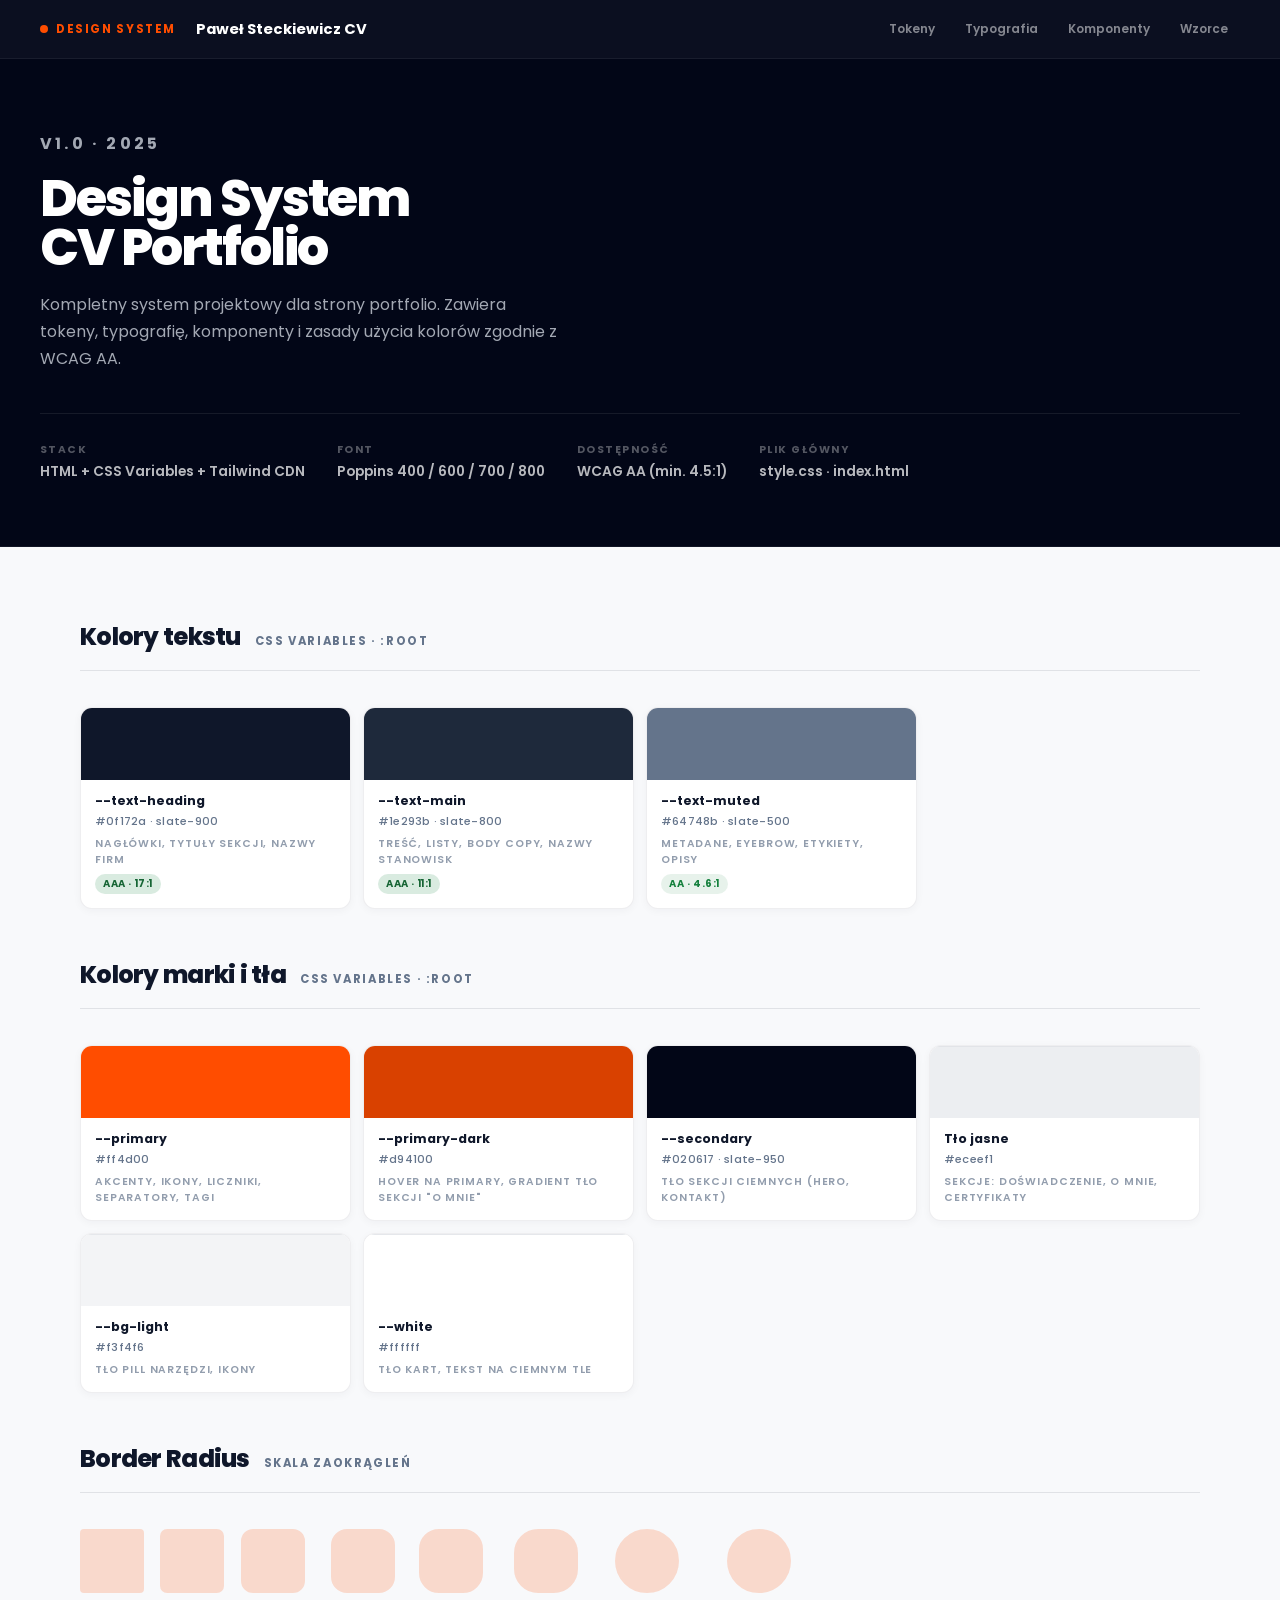
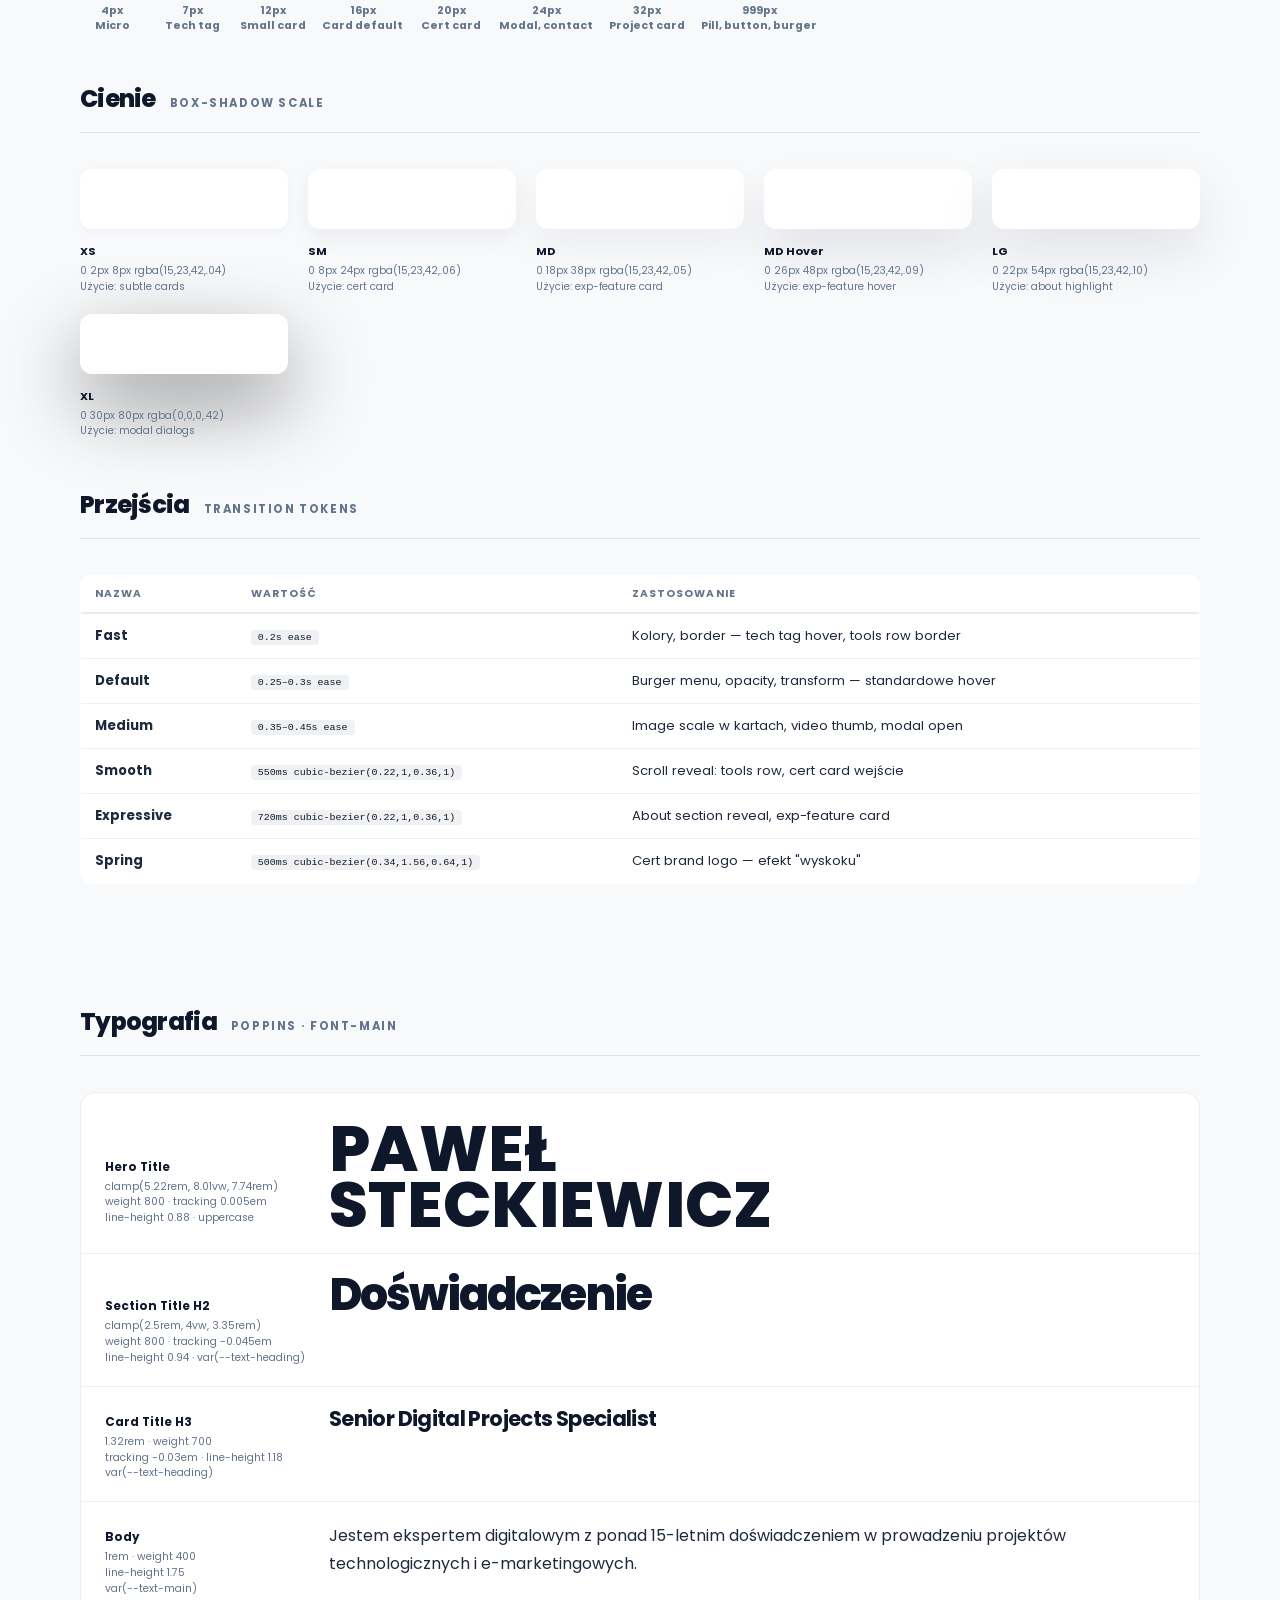
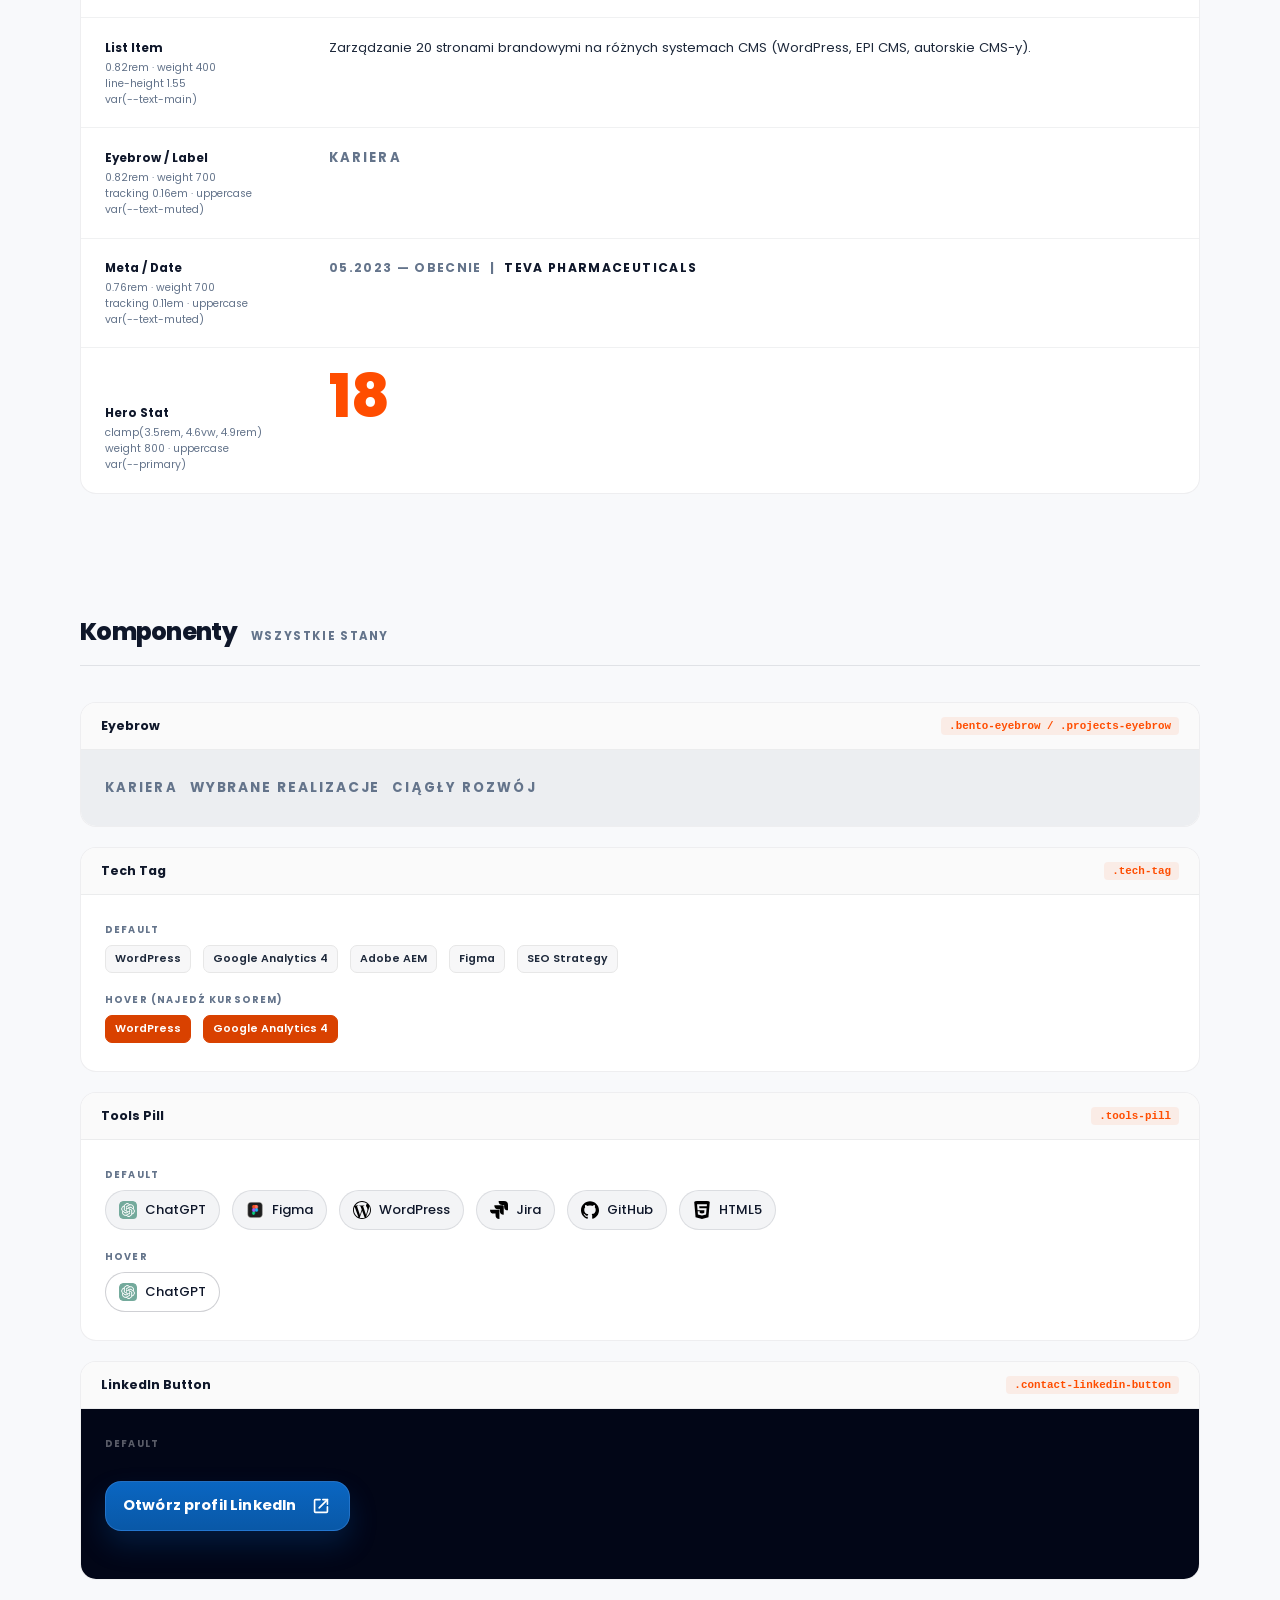
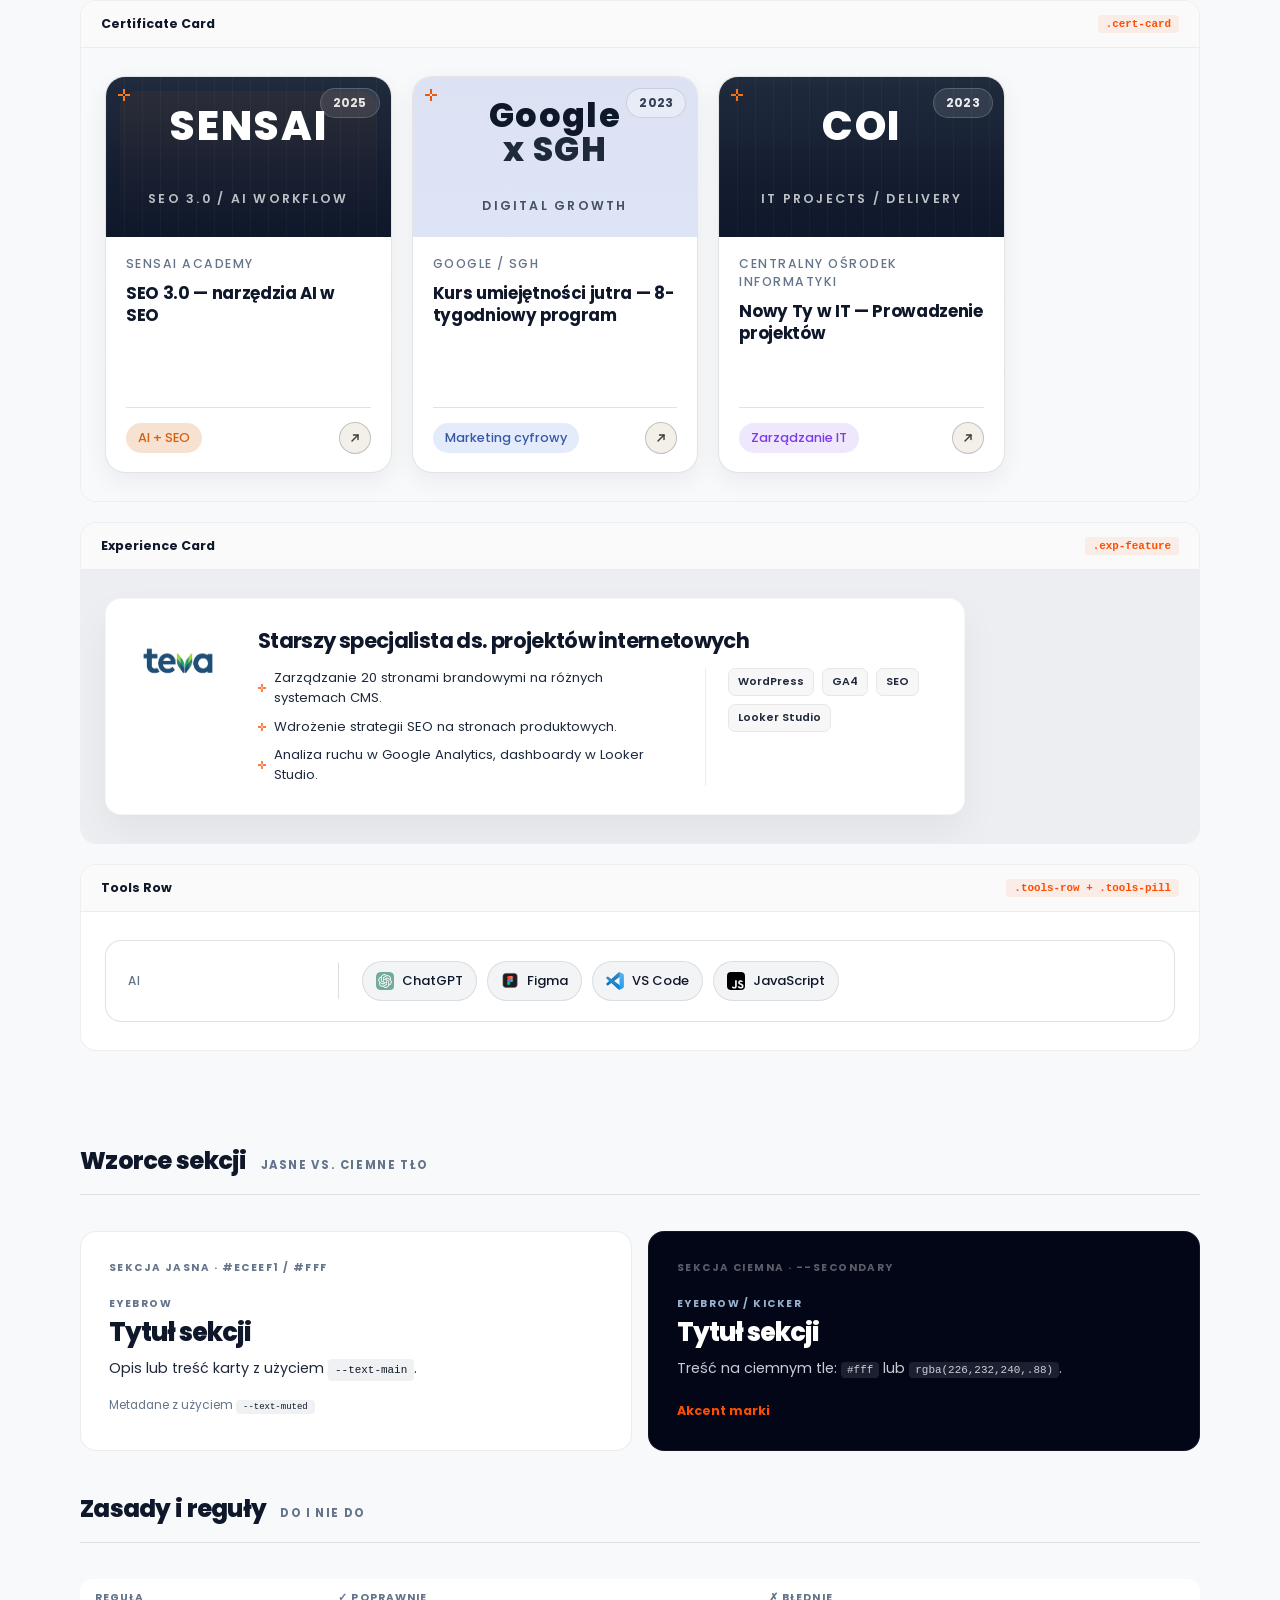
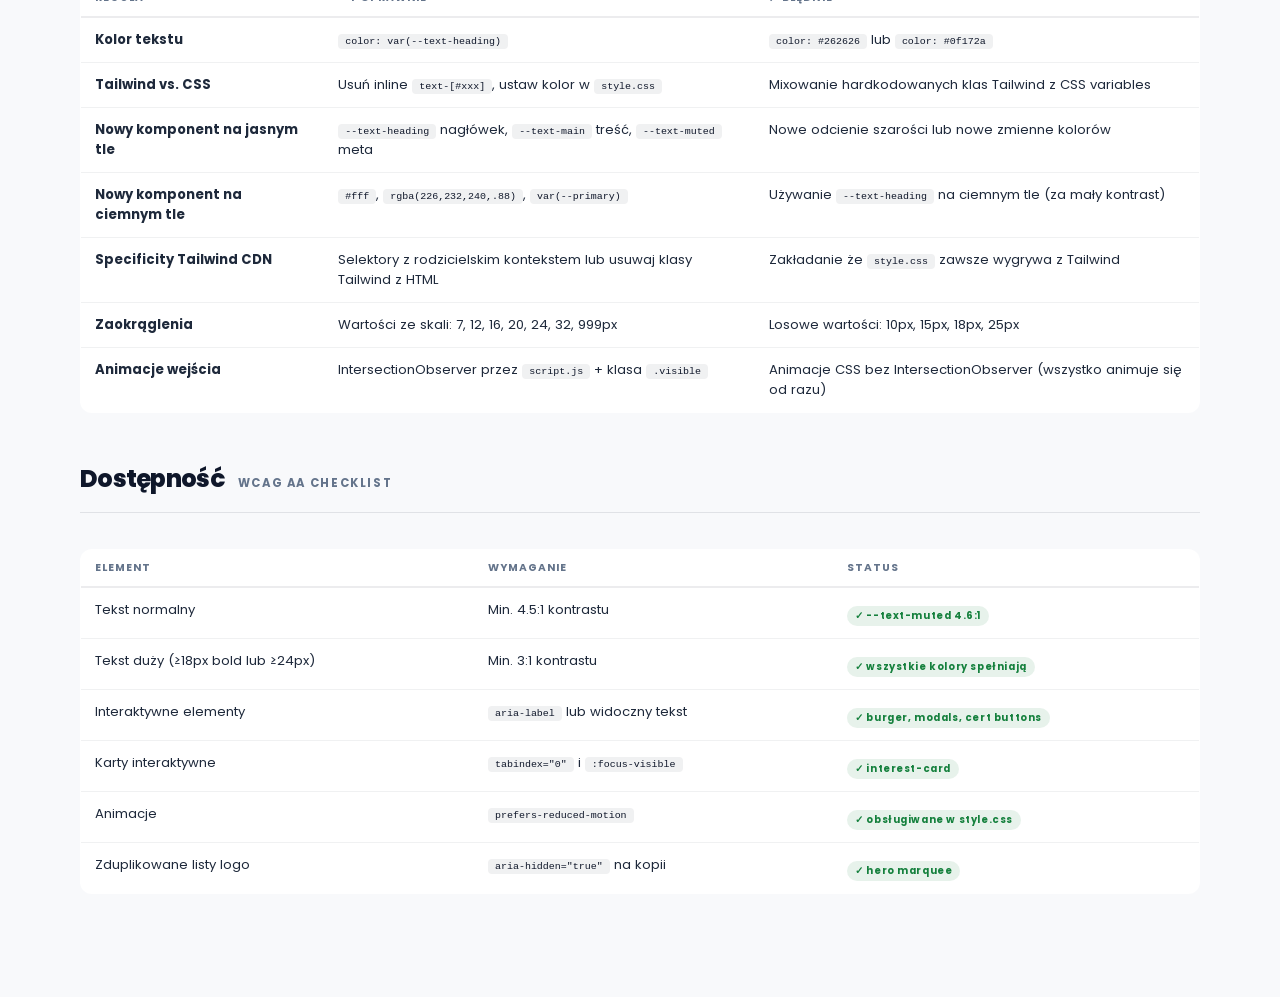
<file: design-system.html>
<!DOCTYPE html>
<html lang="pl">
<head>
    <meta charset="UTF-8">
    <meta name="viewport" content="width=device-width, initial-scale=1.0">
    <title>Design System — Paweł Steckiewicz CV</title>
    <link rel="stylesheet" href="style.css">
    <link href="https://fonts.googleapis.com/css2?family=Poppins:wght@400;600;700;800&display=swap" rel="stylesheet">
    <style>
        /* ── Design System Shell ────────────────────────────────── */
        .ds-body {
            background: #f8f9fb;
            color: var(--text-heading);
            font-family: var(--font-main);
            padding: 0 0 96px;
        }

        .ds-topbar {
            position: sticky;
            top: 0;
            z-index: 50;
            display: flex;
            align-items: center;
            gap: 20px;
            padding: 14px 40px;
            background: rgba(2, 6, 23, 0.96);
            backdrop-filter: blur(12px);
            border-bottom: 1px solid rgba(255,255,255,0.06);
        }

        .ds-topbar-badge {
            display: inline-flex;
            align-items: center;
            gap: 8px;
            font-size: 0.72rem;
            font-weight: 700;
            letter-spacing: 0.14em;
            text-transform: uppercase;
            color: var(--primary);
        }

        .ds-topbar-badge::before {
            content: '';
            width: 8px;
            height: 8px;
            border-radius: 999px;
            background: var(--primary);
        }

        .ds-topbar-title {
            font-size: 0.92rem;
            font-weight: 700;
            color: #fff;
        }

        .ds-topbar-nav {
            display: flex;
            gap: 6px;
            margin-left: auto;
        }

        .ds-topbar-nav a {
            padding: 6px 12px;
            border-radius: 6px;
            font-size: 0.75rem;
            font-weight: 600;
            color: rgba(255,255,255,0.5);
            text-decoration: none;
            transition: color 0.2s, background 0.2s;
        }

        .ds-topbar-nav a:hover {
            color: #fff;
            background: rgba(255,255,255,0.08);
        }

        .ds-hero {
            padding: 72px 40px 64px;
            background: var(--secondary);
            border-bottom: 1px solid rgba(255,255,255,0.06);
        }

        .ds-hero-label {
            font-size: 0.72rem;
            font-weight: 700;
            letter-spacing: 0.2em;
            text-transform: uppercase;
            color: var(--primary);
            margin-bottom: 16px;
        }

        .ds-hero h1 {
            font-size: clamp(2.4rem, 4vw, 3.6rem);
            font-weight: 800;
            line-height: 0.96;
            letter-spacing: -0.04em;
            color: #fff;
            margin-bottom: 20px;
        }

        .ds-hero p {
            max-width: 52ch;
            font-size: 1rem;
            line-height: 1.68;
            color: rgba(226,232,240,0.72);
        }

        .ds-hero-meta {
            display: flex;
            gap: 32px;
            margin-top: 40px;
            padding-top: 28px;
            border-top: 1px solid rgba(255,255,255,0.08);
        }

        .ds-hero-meta-item {
            display: flex;
            flex-direction: column;
            gap: 4px;
        }

        .ds-hero-meta-label {
            font-size: 0.66rem;
            font-weight: 700;
            letter-spacing: 0.14em;
            text-transform: uppercase;
            color: rgba(255,255,255,0.32);
        }

        .ds-hero-meta-value {
            font-size: 0.86rem;
            font-weight: 600;
            color: rgba(255,255,255,0.72);
        }

        /* ── Sections ───────────────────────────────────────────── */
        .ds-section {
            max-width: 1200px;
            margin: 0 auto;
            padding: 72px 40px 0;
        }

        .ds-section-title {
            display: flex;
            align-items: baseline;
            gap: 14px;
            margin-bottom: 36px;
            padding-bottom: 16px;
            border-bottom: 1px solid rgba(15,23,42,0.1);
        }

        .ds-section-title h2 {
            font-size: 1.5rem;
            font-weight: 800;
            letter-spacing: -0.03em;
            color: var(--text-heading);
        }

        .ds-section-title span {
            font-size: 0.72rem;
            font-weight: 700;
            letter-spacing: 0.14em;
            text-transform: uppercase;
            color: var(--text-muted);
        }

        /* ── Token Grid ─────────────────────────────────────────── */
        .ds-token-grid {
            display: grid;
            grid-template-columns: repeat(auto-fill, minmax(220px, 1fr));
            gap: 12px;
        }

        .ds-token-card {
            border-radius: 12px;
            overflow: hidden;
            background: #fff;
            border: 1px solid rgba(15,23,42,0.07);
            box-shadow: 0 2px 8px rgba(15,23,42,0.04);
        }

        .ds-token-swatch {
            height: 72px;
        }

        .ds-token-meta {
            padding: 12px 14px 14px;
        }

        .ds-token-name {
            font-size: 0.78rem;
            font-weight: 700;
            color: var(--text-heading);
            margin-bottom: 3px;
        }

        .ds-token-value {
            font-size: 0.7rem;
            font-weight: 500;
            color: var(--text-muted);
            font-variant-numeric: tabular-nums;
            letter-spacing: 0.02em;
        }

        .ds-token-role {
            margin-top: 6px;
            font-size: 0.66rem;
            font-weight: 600;
            letter-spacing: 0.08em;
            text-transform: uppercase;
            color: var(--text-muted);
            opacity: 0.7;
        }

        /* ── Contrast chips ─────────────────────────────────────── */
        .ds-contrast-chip {
            display: inline-flex;
            align-items: center;
            gap: 5px;
            padding: 3px 8px;
            border-radius: 999px;
            font-size: 0.62rem;
            font-weight: 700;
            letter-spacing: 0.06em;
            margin-top: 6px;
        }

        .ds-contrast-chip--pass {
            background: rgba(21,128,61,0.1);
            color: #15803d;
        }

        .ds-contrast-chip--aaa {
            background: rgba(21,128,61,0.16);
            color: #166534;
        }

        /* ── Typography ─────────────────────────────────────────── */
        .ds-type-row {
            display: flex;
            align-items: baseline;
            gap: 24px;
            padding: 20px 0;
            border-bottom: 1px solid rgba(15,23,42,0.06);
        }

        .ds-type-row:last-child {
            border-bottom: 0;
        }

        .ds-type-meta {
            width: 200px;
            flex-shrink: 0;
        }

        .ds-type-meta-name {
            font-size: 0.74rem;
            font-weight: 700;
            color: var(--text-heading);
        }

        .ds-type-meta-spec {
            font-size: 0.66rem;
            color: var(--text-muted);
            margin-top: 3px;
            line-height: 1.5;
        }

        .ds-type-example {
            flex: 1;
            min-width: 0;
        }

        /* ── Radius scale ───────────────────────────────────────── */
        .ds-radius-grid {
            display: flex;
            flex-wrap: wrap;
            gap: 16px;
        }

        .ds-radius-item {
            display: flex;
            flex-direction: column;
            align-items: center;
            gap: 10px;
        }

        .ds-radius-box {
            width: 64px;
            height: 64px;
            background: var(--primary);
            opacity: 0.18;
            border: 2px solid var(--primary);
        }

        .ds-radius-label {
            font-size: 0.68rem;
            font-weight: 700;
            color: var(--text-muted);
            text-align: center;
            line-height: 1.4;
        }

        /* ── Shadow scale ───────────────────────────────────────── */
        .ds-shadow-grid {
            display: grid;
            grid-template-columns: repeat(auto-fill, minmax(200px, 1fr));
            gap: 20px;
        }

        .ds-shadow-item {
            display: flex;
            flex-direction: column;
            gap: 14px;
        }

        .ds-shadow-box {
            height: 60px;
            background: #fff;
            border-radius: 12px;
        }

        .ds-shadow-label {
            font-size: 0.7rem;
            font-weight: 700;
            color: var(--text-heading);
        }

        .ds-shadow-value {
            font-size: 0.64rem;
            color: var(--text-muted);
            margin-top: 3px;
            line-height: 1.5;
        }

        /* ── Component rows ─────────────────────────────────────── */
        .ds-component {
            background: #fff;
            border: 1px solid rgba(15,23,42,0.07);
            border-radius: 16px;
            overflow: hidden;
            margin-bottom: 20px;
        }

        .ds-component-header {
            display: flex;
            align-items: center;
            justify-content: space-between;
            padding: 14px 20px;
            border-bottom: 1px solid rgba(15,23,42,0.06);
            background: #fafafa;
        }

        .ds-component-name {
            font-size: 0.78rem;
            font-weight: 700;
            color: var(--text-heading);
        }

        .ds-component-class {
            font-size: 0.68rem;
            font-weight: 600;
            color: var(--primary);
            background: rgba(255,77,0,0.08);
            padding: 3px 8px;
            border-radius: 4px;
            font-family: monospace;
        }

        .ds-component-body {
            padding: 28px 24px;
        }

        .ds-component-body--dark {
            background: var(--secondary);
        }

        .ds-component-body--light {
            background: #eceef1;
        }

        .ds-states-row {
            display: flex;
            flex-wrap: wrap;
            align-items: center;
            gap: 12px;
        }

        .ds-state-label {
            font-size: 0.6rem;
            font-weight: 700;
            letter-spacing: 0.12em;
            text-transform: uppercase;
            color: var(--text-muted);
            margin-bottom: 8px;
        }

        /* ── Usage table ────────────────────────────────────────── */
        .ds-usage-table {
            width: 100%;
            border-collapse: collapse;
            font-size: 0.82rem;
        }

        .ds-usage-table th {
            text-align: left;
            padding: 10px 14px;
            font-size: 0.66rem;
            font-weight: 700;
            letter-spacing: 0.1em;
            text-transform: uppercase;
            color: var(--text-muted);
            border-bottom: 2px solid rgba(15,23,42,0.08);
        }

        .ds-usage-table td {
            padding: 12px 14px;
            color: var(--text-main);
            border-bottom: 1px solid rgba(15,23,42,0.06);
            vertical-align: top;
        }

        .ds-usage-table tr:last-child td {
            border-bottom: 0;
        }

        .ds-code {
            display: inline-block;
            padding: 2px 7px;
            background: rgba(15,23,42,0.06);
            border-radius: 4px;
            font-family: monospace;
            font-size: 0.76em;
            color: var(--text-heading);
        }

        /* ── Pattern panels ─────────────────────────────────────── */
        .ds-pattern-grid {
            display: grid;
            grid-template-columns: 1fr 1fr;
            gap: 16px;
        }

        .ds-pattern {
            border-radius: 16px;
            padding: 28px;
            border: 1px solid rgba(15,23,42,0.08);
        }

        .ds-pattern--light {
            background: #fff;
        }

        .ds-pattern--dark {
            background: var(--secondary);
            border-color: rgba(255,255,255,0.06);
        }

        .ds-pattern-label {
            font-size: 0.64rem;
            font-weight: 700;
            letter-spacing: 0.14em;
            text-transform: uppercase;
            margin-bottom: 20px;
        }

        .ds-pattern--light .ds-pattern-label { color: var(--text-muted); }
        .ds-pattern--dark .ds-pattern-label { color: rgba(255,255,255,0.35); }

        /* ── Cert card preview reset ────────────────────────────── */
        .ds-cert-preview .cert-card {
            opacity: 1;
            transform: none;
        }

        .ds-cert-preview .cert-card__brand {
            opacity: 1;
            transform: none;
        }

        .ds-cert-preview .cert-card__year,
        .ds-cert-preview .cert-card__body {
            opacity: 1;
            transform: none;
        }

        .ds-cert-preview .cert-card__plus {
            transform: scale(1);
        }

        /* ── Exp feature preview reset ──────────────────────────── */
        .ds-exp-preview .exp-feature {
            opacity: 1;
            transform: none;
        }

        /* ── Transition table ───────────────────────────────────── */
        .ds-transition-demo {
            display: inline-flex;
            align-items: center;
            justify-content: center;
            width: 48px;
            height: 48px;
            border-radius: 10px;
            background: var(--primary);
            color: #fff;
            font-size: 0.7rem;
            font-weight: 700;
            cursor: pointer;
        }

        .ds-transition-demo:hover {
            transform: translateY(-4px);
        }
    </style>
</head>
<body class="ds-body">

    <!-- Topbar -->
    <header class="ds-topbar">
        <span class="ds-topbar-badge">Design System</span>
        <span class="ds-topbar-title">Paweł Steckiewicz CV</span>
        <nav class="ds-topbar-nav">
            <a href="#tokeny">Tokeny</a>
            <a href="#typografia">Typografia</a>
            <a href="#komponenty">Komponenty</a>
            <a href="#wzorce">Wzorce</a>
        </nav>
    </header>

    <!-- Hero -->
    <div class="ds-hero">
        <p class="ds-hero-label">v1.0 · 2025</p>
        <h1>Design System<br>CV Portfolio</h1>
        <p>Kompletny system projektowy dla strony portfolio. Zawiera tokeny, typografię, komponenty i zasady użycia kolorów zgodnie z WCAG AA.</p>
        <div class="ds-hero-meta">
            <div class="ds-hero-meta-item">
                <span class="ds-hero-meta-label">Stack</span>
                <span class="ds-hero-meta-value">HTML + CSS Variables + Tailwind CDN</span>
            </div>
            <div class="ds-hero-meta-item">
                <span class="ds-hero-meta-label">Font</span>
                <span class="ds-hero-meta-value">Poppins 400 / 600 / 700 / 800</span>
            </div>
            <div class="ds-hero-meta-item">
                <span class="ds-hero-meta-label">Dostępność</span>
                <span class="ds-hero-meta-value">WCAG AA (min. 4.5:1)</span>
            </div>
            <div class="ds-hero-meta-item">
                <span class="ds-hero-meta-label">Plik główny</span>
                <span class="ds-hero-meta-value">style.css · index.html</span>
            </div>
        </div>
    </div>

    <!-- ═══════════════════════════════════════════════════════════
         TOKENY
    ════════════════════════════════════════════════════════════ -->
    <section class="ds-section" id="tokeny">

        <!-- Kolory tekstu -->
        <div class="ds-section-title">
            <h2>Kolory tekstu</h2>
            <span>CSS Variables · :root</span>
        </div>

        <div class="ds-token-grid" style="margin-bottom:48px">
            <div class="ds-token-card">
                <div class="ds-token-swatch" style="background:#0f172a"></div>
                <div class="ds-token-meta">
                    <div class="ds-token-name">--text-heading</div>
                    <div class="ds-token-value">#0f172a · slate-900</div>
                    <div class="ds-token-role">Nagłówki, tytuły sekcji, nazwy firm</div>
                    <span class="ds-contrast-chip ds-contrast-chip--aaa">AAA · 17:1</span>
                </div>
            </div>
            <div class="ds-token-card">
                <div class="ds-token-swatch" style="background:#1e293b"></div>
                <div class="ds-token-meta">
                    <div class="ds-token-name">--text-main</div>
                    <div class="ds-token-value">#1e293b · slate-800</div>
                    <div class="ds-token-role">Treść, listy, body copy, nazwy stanowisk</div>
                    <span class="ds-contrast-chip ds-contrast-chip--aaa">AAA · 11:1</span>
                </div>
            </div>
            <div class="ds-token-card">
                <div class="ds-token-swatch" style="background:#64748b"></div>
                <div class="ds-token-meta">
                    <div class="ds-token-name">--text-muted</div>
                    <div class="ds-token-value">#64748b · slate-500</div>
                    <div class="ds-token-role">Metadane, eyebrow, etykiety, opisy</div>
                    <span class="ds-contrast-chip ds-contrast-chip--pass">AA · 4.6:1</span>
                </div>
            </div>
        </div>

        <!-- Kolory marki -->
        <div class="ds-section-title">
            <h2>Kolory marki i tła</h2>
            <span>CSS Variables · :root</span>
        </div>

        <div class="ds-token-grid" style="margin-bottom:48px">
            <div class="ds-token-card">
                <div class="ds-token-swatch" style="background:#ff4d00"></div>
                <div class="ds-token-meta">
                    <div class="ds-token-name">--primary</div>
                    <div class="ds-token-value">#ff4d00</div>
                    <div class="ds-token-role">Akcenty, ikony, liczniki, separatory, tagi</div>
                </div>
            </div>
            <div class="ds-token-card">
                <div class="ds-token-swatch" style="background:#d94100"></div>
                <div class="ds-token-meta">
                    <div class="ds-token-name">--primary-dark</div>
                    <div class="ds-token-value">#d94100</div>
                    <div class="ds-token-role">Hover na primary, gradient tło sekcji "O mnie"</div>
                </div>
            </div>
            <div class="ds-token-card">
                <div class="ds-token-swatch" style="background:#020617"></div>
                <div class="ds-token-meta">
                    <div class="ds-token-name">--secondary</div>
                    <div class="ds-token-value">#020617 · slate-950</div>
                    <div class="ds-token-role">Tło sekcji ciemnych (hero, kontakt)</div>
                </div>
            </div>
            <div class="ds-token-card">
                <div class="ds-token-swatch" style="background:#eceef1; border-top:1px solid #e2e4e8"></div>
                <div class="ds-token-meta">
                    <div class="ds-token-name">Tło jasne</div>
                    <div class="ds-token-value">#eceef1</div>
                    <div class="ds-token-role">Sekcje: doświadczenie, o mnie, certyfikaty</div>
                </div>
            </div>
            <div class="ds-token-card">
                <div class="ds-token-swatch" style="background:#f3f4f6; border-top:1px solid #e5e7eb"></div>
                <div class="ds-token-meta">
                    <div class="ds-token-name">--bg-light</div>
                    <div class="ds-token-value">#f3f4f6</div>
                    <div class="ds-token-role">Tło pill narzędzi, ikony</div>
                </div>
            </div>
            <div class="ds-token-card">
                <div class="ds-token-swatch" style="background:#ffffff; border-top:1px solid #e5e7eb"></div>
                <div class="ds-token-meta">
                    <div class="ds-token-name">--white</div>
                    <div class="ds-token-value">#ffffff</div>
                    <div class="ds-token-role">Tło kart, tekst na ciemnym tle</div>
                </div>
            </div>
        </div>

        <!-- Border radius -->
        <div class="ds-section-title">
            <h2>Border Radius</h2>
            <span>Skala zaokrągleń</span>
        </div>

        <div class="ds-radius-grid" style="margin-bottom:48px">
            <div class="ds-radius-item">
                <div class="ds-radius-box" style="border-radius:4px"></div>
                <div class="ds-radius-label">4px<br>Micro</div>
            </div>
            <div class="ds-radius-item">
                <div class="ds-radius-box" style="border-radius:7px"></div>
                <div class="ds-radius-label">7px<br>Tech tag</div>
            </div>
            <div class="ds-radius-item">
                <div class="ds-radius-box" style="border-radius:12px"></div>
                <div class="ds-radius-label">12px<br>Small card</div>
            </div>
            <div class="ds-radius-item">
                <div class="ds-radius-box" style="border-radius:16px"></div>
                <div class="ds-radius-label">16px<br>Card default</div>
            </div>
            <div class="ds-radius-item">
                <div class="ds-radius-box" style="border-radius:20px"></div>
                <div class="ds-radius-label">20px<br>Cert card</div>
            </div>
            <div class="ds-radius-item">
                <div class="ds-radius-box" style="border-radius:24px"></div>
                <div class="ds-radius-label">24px<br>Modal, contact</div>
            </div>
            <div class="ds-radius-item">
                <div class="ds-radius-box" style="border-radius:32px"></div>
                <div class="ds-radius-label">32px<br>Project card</div>
            </div>
            <div class="ds-radius-item">
                <div class="ds-radius-box" style="border-radius:999px"></div>
                <div class="ds-radius-label">999px<br>Pill, button, burger</div>
            </div>
        </div>

        <!-- Shadows -->
        <div class="ds-section-title">
            <h2>Cienie</h2>
            <span>box-shadow scale</span>
        </div>

        <div class="ds-shadow-grid" style="margin-bottom:48px">
            <div class="ds-shadow-item">
                <div class="ds-shadow-box" style="box-shadow:0 2px 8px rgba(15,23,42,0.04)"></div>
                <div>
                    <div class="ds-shadow-label">XS</div>
                    <div class="ds-shadow-value">0 2px 8px rgba(15,23,42,.04)<br>Użycie: subtle cards</div>
                </div>
            </div>
            <div class="ds-shadow-item">
                <div class="ds-shadow-box" style="box-shadow:0 8px 24px rgba(15,23,42,0.06)"></div>
                <div>
                    <div class="ds-shadow-label">SM</div>
                    <div class="ds-shadow-value">0 8px 24px rgba(15,23,42,.06)<br>Użycie: cert card</div>
                </div>
            </div>
            <div class="ds-shadow-item">
                <div class="ds-shadow-box" style="box-shadow:0 18px 38px rgba(15,23,42,0.05)"></div>
                <div>
                    <div class="ds-shadow-label">MD</div>
                    <div class="ds-shadow-value">0 18px 38px rgba(15,23,42,.05)<br>Użycie: exp-feature card</div>
                </div>
            </div>
            <div class="ds-shadow-item">
                <div class="ds-shadow-box" style="box-shadow:0 26px 48px rgba(15,23,42,0.09)"></div>
                <div>
                    <div class="ds-shadow-label">MD Hover</div>
                    <div class="ds-shadow-value">0 26px 48px rgba(15,23,42,.09)<br>Użycie: exp-feature hover</div>
                </div>
            </div>
            <div class="ds-shadow-item">
                <div class="ds-shadow-box" style="box-shadow:0 22px 54px rgba(15,23,42,0.1)"></div>
                <div>
                    <div class="ds-shadow-label">LG</div>
                    <div class="ds-shadow-value">0 22px 54px rgba(15,23,42,.10)<br>Użycie: about highlight</div>
                </div>
            </div>
            <div class="ds-shadow-item">
                <div class="ds-shadow-box" style="box-shadow:0 30px 80px rgba(0,0,0,0.42)"></div>
                <div>
                    <div class="ds-shadow-label">XL</div>
                    <div class="ds-shadow-value">0 30px 80px rgba(0,0,0,.42)<br>Użycie: modal dialogs</div>
                </div>
            </div>
        </div>

        <!-- Transitions -->
        <div class="ds-section-title">
            <h2>Przejścia</h2>
            <span>Transition tokens</span>
        </div>

        <table class="ds-usage-table" style="background:#fff;border-radius:12px;overflow:hidden;border:1px solid rgba(15,23,42,0.07);margin-bottom:48px">
            <thead>
                <tr>
                    <th>Nazwa</th>
                    <th>Wartość</th>
                    <th>Zastosowanie</th>
                </tr>
            </thead>
            <tbody>
                <tr>
                    <td><strong>Fast</strong></td>
                    <td><span class="ds-code">0.2s ease</span></td>
                    <td>Kolory, border — tech tag hover, tools row border</td>
                </tr>
                <tr>
                    <td><strong>Default</strong></td>
                    <td><span class="ds-code">0.25–0.3s ease</span></td>
                    <td>Burger menu, opacity, transform — standardowe hover</td>
                </tr>
                <tr>
                    <td><strong>Medium</strong></td>
                    <td><span class="ds-code">0.35–0.45s ease</span></td>
                    <td>Image scale w kartach, video thumb, modal open</td>
                </tr>
                <tr>
                    <td><strong>Smooth</strong></td>
                    <td><span class="ds-code">550ms cubic-bezier(0.22,1,0.36,1)</span></td>
                    <td>Scroll reveal: tools row, cert card wejście</td>
                </tr>
                <tr>
                    <td><strong>Expressive</strong></td>
                    <td><span class="ds-code">720ms cubic-bezier(0.22,1,0.36,1)</span></td>
                    <td>About section reveal, exp-feature card</td>
                </tr>
                <tr>
                    <td><strong>Spring</strong></td>
                    <td><span class="ds-code">500ms cubic-bezier(0.34,1.56,0.64,1)</span></td>
                    <td>Cert brand logo — efekt "wyskoku"</td>
                </tr>
            </tbody>
        </table>

    </section>

    <!-- ═══════════════════════════════════════════════════════════
         TYPOGRAFIA
    ════════════════════════════════════════════════════════════ -->
    <section class="ds-section" id="typografia">
        <div class="ds-section-title">
            <h2>Typografia</h2>
            <span>Poppins · font-main</span>
        </div>

        <div style="background:#fff;border:1px solid rgba(15,23,42,0.07);border-radius:16px;overflow:hidden;margin-bottom:48px">
            <div class="ds-type-row" style="padding:28px 24px 20px">
                <div class="ds-type-meta">
                    <div class="ds-type-meta-name">Hero Title</div>
                    <div class="ds-type-meta-spec">clamp(5.22rem, 8.01vw, 7.74rem)<br>weight 800 · tracking 0.005em<br>line-height 0.88 · uppercase</div>
                </div>
                <div class="ds-type-example" style="font-size:clamp(3rem,5vw,5rem);font-weight:800;line-height:0.88;letter-spacing:0.005em;text-transform:uppercase;color:var(--text-heading)">PAWEŁ<br>STECKIEWICZ</div>
            </div>
            <div class="ds-type-row" style="padding:20px 24px">
                <div class="ds-type-meta">
                    <div class="ds-type-meta-name">Section Title H2</div>
                    <div class="ds-type-meta-spec">clamp(2.5rem, 4vw, 3.35rem)<br>weight 800 · tracking -0.045em<br>line-height 0.94 · var(--text-heading)</div>
                </div>
                <div class="ds-type-example" style="font-size:clamp(2rem,3.5vw,3.35rem);font-weight:800;line-height:0.94;letter-spacing:-0.045em;color:var(--text-heading)">Doświadczenie</div>
            </div>
            <div class="ds-type-row" style="padding:20px 24px">
                <div class="ds-type-meta">
                    <div class="ds-type-meta-name">Card Title H3</div>
                    <div class="ds-type-meta-spec">1.32rem · weight 700<br>tracking -0.03em · line-height 1.18<br>var(--text-heading)</div>
                </div>
                <div class="ds-type-example" style="font-size:1.32rem;font-weight:700;line-height:1.18;letter-spacing:-0.03em;color:var(--text-heading)">Senior Digital Projects Specialist</div>
            </div>
            <div class="ds-type-row" style="padding:20px 24px">
                <div class="ds-type-meta">
                    <div class="ds-type-meta-name">Body</div>
                    <div class="ds-type-meta-spec">1rem · weight 400<br>line-height 1.75<br>var(--text-main)</div>
                </div>
                <div class="ds-type-example" style="font-size:1rem;line-height:1.75;color:var(--text-main)">Jestem ekspertem digitalowym z ponad 15-letnim doświadczeniem w prowadzeniu projektów technologicznych i e-marketingowych.</div>
            </div>
            <div class="ds-type-row" style="padding:20px 24px">
                <div class="ds-type-meta">
                    <div class="ds-type-meta-name">List Item</div>
                    <div class="ds-type-meta-spec">0.82rem · weight 400<br>line-height 1.55<br>var(--text-main)</div>
                </div>
                <div class="ds-type-example" style="font-size:0.82rem;line-height:1.55;color:var(--text-main)">Zarządzanie 20 stronami brandowymi na różnych systemach CMS (WordPress, EPI CMS, autorskie CMS-y).</div>
            </div>
            <div class="ds-type-row" style="padding:20px 24px">
                <div class="ds-type-meta">
                    <div class="ds-type-meta-name">Eyebrow / Label</div>
                    <div class="ds-type-meta-spec">0.82rem · weight 700<br>tracking 0.16em · uppercase<br>var(--text-muted)</div>
                </div>
                <div class="ds-type-example" style="font-size:0.82rem;font-weight:700;letter-spacing:0.16em;text-transform:uppercase;color:var(--text-muted)">Kariera</div>
            </div>
            <div class="ds-type-row" style="padding:20px 24px">
                <div class="ds-type-meta">
                    <div class="ds-type-meta-name">Meta / Date</div>
                    <div class="ds-type-meta-spec">0.76rem · weight 700<br>tracking 0.11em · uppercase<br>var(--text-muted)</div>
                </div>
                <div class="ds-type-example" style="font-size:0.76rem;font-weight:700;letter-spacing:0.11em;text-transform:uppercase;color:var(--text-muted)">05.2023 — OBECNIE &nbsp;|&nbsp; <span style="color:var(--text-heading)">Teva Pharmaceuticals</span></div>
            </div>
            <div class="ds-type-row" style="padding:20px 24px">
                <div class="ds-type-meta">
                    <div class="ds-type-meta-name">Hero Stat</div>
                    <div class="ds-type-meta-spec">clamp(3.5rem, 4.6vw, 4.9rem)<br>weight 800 · uppercase<br>var(--primary)</div>
                </div>
                <div class="ds-type-example" style="font-size:clamp(2.5rem,4.6vw,4.9rem);font-weight:800;line-height:1;color:var(--primary)">18</div>
            </div>
        </div>
    </section>

    <!-- ═══════════════════════════════════════════════════════════
         KOMPONENTY
    ════════════════════════════════════════════════════════════ -->
    <section class="ds-section" id="komponenty">
        <div class="ds-section-title">
            <h2>Komponenty</h2>
            <span>Wszystkie stany</span>
        </div>

        <!-- Eyebrow -->
        <div class="ds-component">
            <div class="ds-component-header">
                <span class="ds-component-name">Eyebrow</span>
                <span class="ds-component-class">.bento-eyebrow / .projects-eyebrow</span>
            </div>
            <div class="ds-component-body" style="background:#eceef1">
                <div class="ds-states-row">
                    <span class="bento-eyebrow">Kariera</span>
                    <span class="projects-eyebrow">Wybrane realizacje</span>
                    <span class="bento-eyebrow">Ciągły rozwój</span>
                </div>
            </div>
        </div>

        <!-- Tech Tag -->
        <div class="ds-component">
            <div class="ds-component-header">
                <span class="ds-component-name">Tech Tag</span>
                <span class="ds-component-class">.tech-tag</span>
            </div>
            <div class="ds-component-body">
                <div class="ds-state-label">Default</div>
                <div class="ds-states-row" style="margin-bottom:20px">
                    <span class="tech-tag">WordPress</span>
                    <span class="tech-tag">Google Analytics 4</span>
                    <span class="tech-tag">Adobe AEM</span>
                    <span class="tech-tag">Figma</span>
                    <span class="tech-tag">SEO Strategy</span>
                </div>
                <div class="ds-state-label">Hover (najedź kursorem)</div>
                <div class="ds-states-row">
                    <span class="tech-tag" style="background:var(--primary-dark);border-color:var(--primary-dark);color:#fff">WordPress</span>
                    <span class="tech-tag" style="background:var(--primary-dark);border-color:var(--primary-dark);color:#fff">Google Analytics 4</span>
                </div>
            </div>
        </div>

        <!-- Tools Pill -->
        <div class="ds-component">
            <div class="ds-component-header">
                <span class="ds-component-name">Tools Pill</span>
                <span class="ds-component-class">.tools-pill</span>
            </div>
            <div class="ds-component-body">
                <div class="ds-state-label">Default</div>
                <div class="ds-states-row" style="margin-bottom:20px">
                    <figure class="tools-pill" style="opacity:1;transform:none">
                        <img src="img/tools/chatgpt.png" alt="ChatGPT" style="width:18px;height:18px">
                        <figcaption>ChatGPT</figcaption>
                    </figure>
                    <figure class="tools-pill" style="opacity:1;transform:none">
                        <img src="img/tools/figma-logo.png" alt="Figma" style="width:18px;height:18px">
                        <figcaption>Figma</figcaption>
                    </figure>
                    <figure class="tools-pill" style="opacity:1;transform:none">
                        <img src="img/tools/wordpress.svg" alt="WordPress" style="width:18px;height:18px">
                        <figcaption>WordPress</figcaption>
                    </figure>
                    <figure class="tools-pill" style="opacity:1;transform:none">
                        <img src="img/tools/jira.svg" alt="Jira" style="width:18px;height:18px">
                        <figcaption>Jira</figcaption>
                    </figure>
                    <figure class="tools-pill" style="opacity:1;transform:none">
                        <img src="img/tools/github.svg" alt="GitHub" style="width:18px;height:18px">
                        <figcaption>GitHub</figcaption>
                    </figure>
                    <figure class="tools-pill" style="opacity:1;transform:none">
                        <img src="img/tools/html5.svg" alt="HTML5" style="width:18px;height:18px">
                        <figcaption>HTML5</figcaption>
                    </figure>
                </div>
                <div class="ds-state-label">Hover</div>
                <div class="ds-states-row">
                    <figure class="tools-pill" style="opacity:1;transform:none;background:#fff;border-color:rgba(15,23,42,0.2)">
                        <img src="img/tools/chatgpt.png" alt="" style="width:18px;height:18px">
                        <figcaption>ChatGPT</figcaption>
                    </figure>
                </div>
            </div>
        </div>

        <!-- LinkedIn Button -->
        <div class="ds-component">
            <div class="ds-component-header">
                <span class="ds-component-name">LinkedIn Button</span>
                <span class="ds-component-class">.contact-linkedin-button</span>
            </div>
            <div class="ds-component-body ds-component-body--dark">
                <div class="ds-state-label" style="color:rgba(255,255,255,0.35)">Default</div>
                <div class="ds-states-row" style="margin-bottom:20px">
                    <a class="contact-linkedin-button" href="#" style="pointer-events:none">
                        <span>Otwórz profil LinkedIn</span>
                        <svg viewBox="0 0 24 24" aria-hidden="true" focusable="false" style="width:22px;height:22px;flex:0 0 22px;stroke:currentColor;stroke-width:1.8;fill:none;stroke-linecap:round;stroke-linejoin:round">
                            <path d="M14 5h5v5"></path><path d="M10 14 19 5"></path>
                            <path d="M19 13v5a1 1 0 0 1-1 1h-12a1 1 0 0 1-1-1v-12a1 1 0 0 1 1-1h5"></path>
                        </svg>
                    </a>
                </div>
            </div>
        </div>

        <!-- Cert Card -->
        <div class="ds-component">
            <div class="ds-component-header">
                <span class="ds-component-name">Certificate Card</span>
                <span class="ds-component-class">.cert-card</span>
            </div>
            <div class="ds-component-body" style="background:#f8f9fb">
                <div class="ds-cert-preview cert-grid" style="grid-template-columns:repeat(3,1fr);gap:20px;max-width:900px">

                    <article class="cert-card cert-card--sensai visible">
                        <div class="cert-card__visual">
                            <svg class="cert-card__plus" viewBox="0 0 12 12" aria-hidden="true"><path d="M7 12L4.953 12.0002V7.047H7.047L7 12ZM4.953 7.047L0 7V4.953H4.953V7.047ZM12 7.047H7.047V4.953L12 5V7.047ZM7.047 4.953H4.953V0H7.047V4.953Z"></path></svg>
                            <span class="cert-card__year">2025</span>
                            <div class="cert-card__visual-inner">
                                <p class="cert-card__brand">SENSAI</p>
                                <p class="cert-card__visual-copy">SEO 3.0 / AI workflow</p>
                            </div>
                        </div>
                        <div class="cert-card__body">
                            <p class="cert-card__issuer">SENSAI ACADEMY</p>
                            <h3 class="cert-card__title">SEO 3.0 — narzędzia AI w SEO</h3>
                            <div class="cert-card__footer">
                                <span class="cert-card__tag">AI + SEO</span>
                                <button class="cert-card__action" type="button" aria-label="Pokaż certyfikat">
                                    <svg viewBox="0 0 24 24" aria-hidden="true"><path d="M8 16L16 8"></path><path d="M10 8h6v6"></path></svg>
                                </button>
                            </div>
                        </div>
                    </article>

                    <article class="cert-card cert-card--google visible">
                        <div class="cert-card__visual">
                            <svg class="cert-card__plus" viewBox="0 0 12 12" aria-hidden="true"><path d="M7 12L4.953 12.0002V7.047H7.047L7 12ZM4.953 7.047L0 7V4.953H4.953V7.047ZM12 7.047H7.047V4.953L12 5V7.047ZM7.047 4.953H4.953V0H7.047V4.953Z"></path></svg>
                            <span class="cert-card__year">2023</span>
                            <div class="cert-card__visual-inner">
                                <p class="cert-card__brand cert-card__brand--compact">Google<br><span>x SGH</span></p>
                                <p class="cert-card__visual-copy">Digital growth</p>
                            </div>
                        </div>
                        <div class="cert-card__body">
                            <p class="cert-card__issuer">GOOGLE / SGH</p>
                            <h3 class="cert-card__title">Kurs umiejętności jutra — 8-tygodniowy program</h3>
                            <div class="cert-card__footer">
                                <span class="cert-card__tag">Marketing cyfrowy</span>
                                <button class="cert-card__action" type="button" aria-label="Pokaż certyfikat">
                                    <svg viewBox="0 0 24 24" aria-hidden="true"><path d="M8 16L16 8"></path><path d="M10 8h6v6"></path></svg>
                                </button>
                            </div>
                        </div>
                    </article>

                    <article class="cert-card cert-card--coi visible">
                        <div class="cert-card__visual">
                            <svg class="cert-card__plus" viewBox="0 0 12 12" aria-hidden="true"><path d="M7 12L4.953 12.0002V7.047H7.047L7 12ZM4.953 7.047L0 7V4.953H4.953V7.047ZM12 7.047H7.047V4.953L12 5V7.047ZM7.047 4.953H4.953V0H7.047V4.953Z"></path></svg>
                            <span class="cert-card__year">2023</span>
                            <div class="cert-card__visual-inner">
                                <p class="cert-card__brand">COI</p>
                                <p class="cert-card__visual-copy">IT projects / delivery</p>
                            </div>
                        </div>
                        <div class="cert-card__body">
                            <p class="cert-card__issuer">CENTRALNY OŚRODEK INFORMATYKI</p>
                            <h3 class="cert-card__title">Nowy Ty w IT — Prowadzenie projektów</h3>
                            <div class="cert-card__footer">
                                <span class="cert-card__tag">Zarządzanie IT</span>
                                <button class="cert-card__action" type="button" aria-label="Pokaż certyfikat">
                                    <svg viewBox="0 0 24 24" aria-hidden="true"><path d="M8 16L16 8"></path><path d="M10 8h6v6"></path></svg>
                                </button>
                            </div>
                        </div>
                    </article>

                </div>
            </div>
        </div>

        <!-- Experience Card -->
        <div class="ds-component">
            <div class="ds-component-header">
                <span class="ds-component-name">Experience Card</span>
                <span class="ds-component-class">.exp-feature</span>
            </div>
            <div class="ds-component-body ds-component-body--light ds-exp-preview">
                <article class="exp-feature" style="max-width:860px">
                    <div class="exp-feature-media">
                        <img src="img/logo/Teva_Pharmaceuticals_logo.png" alt="Teva" style="width:100%;height:auto;object-fit:contain">
                    </div>
                    <div class="exp-feature-content">
                        <h3 class="exp-feature-role">Starszy specjalista ds. projektów internetowych</h3>
                        <div class="job-content-wrapper">
                            <ul class="exp-feature-list">
                                <li>Zarządzanie 20 stronami brandowymi na różnych systemach CMS.</li>
                                <li>Wdrożenie strategii SEO na stronach produktowych.</li>
                                <li>Analiza ruchu w Google Analytics, dashboardy w Looker Studio.</li>
                            </ul>
                            <div class="job-tech-stack" style="min-width:200px;padding-left:22px;border-left:1px solid rgba(15,23,42,0.08)">
                                <div class="tags-container">
                                    <span class="tech-tag">WordPress</span>
                                    <span class="tech-tag">GA4</span>
                                    <span class="tech-tag">SEO</span>
                                    <span class="tech-tag">Looker Studio</span>
                                </div>
                            </div>
                        </div>
                    </div>
                </article>
            </div>
        </div>

        <!-- Tools Row -->
        <div class="ds-component">
            <div class="ds-component-header">
                <span class="ds-component-name">Tools Row</span>
                <span class="ds-component-class">.tools-row + .tools-pill</span>
            </div>
            <div class="ds-component-body">
                <article class="tools-row visible" style="opacity:1;transform:none">
                    <div class="tools-row-meta">
                        <p class="tools-row-label">AI</p>
                        <span class="tools-row-divider" aria-hidden="true"></span>
                    </div>
                    <div class="tools-grid">
                        <figure class="tools-pill visible" style="opacity:1;transform:none">
                            <img src="img/tools/chatgpt.png" alt="ChatGPT">
                            <figcaption>ChatGPT</figcaption>
                        </figure>
                        <figure class="tools-pill visible" style="opacity:1;transform:none">
                            <img src="img/tools/figma-logo.png" alt="Figma">
                            <figcaption>Figma</figcaption>
                        </figure>
                        <figure class="tools-pill visible" style="opacity:1;transform:none">
                            <img src="img/tools/vscode.svg" alt="VS Code">
                            <figcaption>VS Code</figcaption>
                        </figure>
                        <figure class="tools-pill visible" style="opacity:1;transform:none">
                            <img src="img/tools/javascript.svg" alt="JavaScript">
                            <figcaption>JavaScript</figcaption>
                        </figure>
                    </div>
                </article>
            </div>
        </div>

    </section>

    <!-- ═══════════════════════════════════════════════════════════
         WZORCE UŻYCIA
    ════════════════════════════════════════════════════════════ -->
    <section class="ds-section" id="wzorce">
        <div class="ds-section-title">
            <h2>Wzorce sekcji</h2>
            <span>Jasne vs. Ciemne tło</span>
        </div>

        <div class="ds-pattern-grid" style="margin-bottom:40px">

            <div class="ds-pattern ds-pattern--light">
                <div class="ds-pattern-label" style="color:var(--text-muted)">Sekcja jasna · #eceef1 / #fff</div>
                <p style="font-size:0.64rem;font-weight:700;letter-spacing:0.14em;text-transform:uppercase;color:var(--text-muted);margin-bottom:8px">Eyebrow</p>
                <p style="font-size:1.6rem;font-weight:800;letter-spacing:-0.04em;color:var(--text-heading);line-height:1;margin-bottom:12px">Tytuł sekcji</p>
                <p style="font-size:0.9rem;line-height:1.65;color:var(--text-main);margin-bottom:16px">Opis lub treść karty z użyciem <code class="ds-code">--text-main</code>.</p>
                <p style="font-size:0.74rem;color:var(--text-muted)">Metadane z użyciem <code class="ds-code">--text-muted</code></p>
            </div>

            <div class="ds-pattern ds-pattern--dark">
                <div class="ds-pattern-label">Sekcja ciemna · --secondary</div>
                <p style="font-size:0.64rem;font-weight:700;letter-spacing:0.14em;text-transform:uppercase;color:rgba(191,219,254,0.8);margin-bottom:8px">Eyebrow / kicker</p>
                <p style="font-size:1.6rem;font-weight:800;letter-spacing:-0.04em;color:#fff;line-height:1;margin-bottom:12px">Tytuł sekcji</p>
                <p style="font-size:0.9rem;line-height:1.65;color:rgba(226,232,240,0.88);margin-bottom:16px">Treść na ciemnym tle: <code style="background:rgba(255,255,255,0.1);padding:2px 6px;border-radius:4px;font-family:monospace;font-size:0.76em">#fff</code> lub <code style="background:rgba(255,255,255,0.1);padding:2px 6px;border-radius:4px;font-family:monospace;font-size:0.76em">rgba(226,232,240,.88)</code>.</p>
                <span style="color:var(--primary);font-size:0.78rem;font-weight:700">Akcent marki</span>
            </div>

        </div>

        <!-- Zasady -->
        <div class="ds-section-title">
            <h2>Zasady i reguły</h2>
            <span>Do i nie do</span>
        </div>

        <table class="ds-usage-table" style="background:#fff;border-radius:12px;overflow:hidden;border:1px solid rgba(15,23,42,0.07);margin-bottom:48px">
            <thead>
                <tr>
                    <th>Reguła</th>
                    <th>✓ Poprawnie</th>
                    <th>✗ Błędnie</th>
                </tr>
            </thead>
            <tbody>
                <tr>
                    <td><strong>Kolor tekstu</strong></td>
                    <td><span class="ds-code">color: var(--text-heading)</span></td>
                    <td><span class="ds-code">color: #262626</span> lub <span class="ds-code">color: #0f172a</span></td>
                </tr>
                <tr>
                    <td><strong>Tailwind vs. CSS</strong></td>
                    <td>Usuń inline <span class="ds-code">text-[#xxx]</span>, ustaw kolor w <span class="ds-code">style.css</span></td>
                    <td>Mixowanie hardkodowanych klas Tailwind z CSS variables</td>
                </tr>
                <tr>
                    <td><strong>Nowy komponent na jasnym tle</strong></td>
                    <td><span class="ds-code">--text-heading</span> nagłówek, <span class="ds-code">--text-main</span> treść, <span class="ds-code">--text-muted</span> meta</td>
                    <td>Nowe odcienie szarości lub nowe zmienne kolorów</td>
                </tr>
                <tr>
                    <td><strong>Nowy komponent na ciemnym tle</strong></td>
                    <td><span class="ds-code">#fff</span>, <span class="ds-code">rgba(226,232,240,.88)</span>, <span class="ds-code">var(--primary)</span></td>
                    <td>Używanie <span class="ds-code">--text-heading</span> na ciemnym tle (za mały kontrast)</td>
                </tr>
                <tr>
                    <td><strong>Specificity Tailwind CDN</strong></td>
                    <td>Selektory z rodzicielskim kontekstem lub usuwaj klasy Tailwind z HTML</td>
                    <td>Zakładanie że <span class="ds-code">style.css</span> zawsze wygrywa z Tailwind</td>
                </tr>
                <tr>
                    <td><strong>Zaokrąglenia</strong></td>
                    <td>Wartości ze skali: 7, 12, 16, 20, 24, 32, 999px</td>
                    <td>Losowe wartości: 10px, 15px, 18px, 25px</td>
                </tr>
                <tr>
                    <td><strong>Animacje wejścia</strong></td>
                    <td>IntersectionObserver przez <span class="ds-code">script.js</span> + klasa <span class="ds-code">.visible</span></td>
                    <td>Animacje CSS bez IntersectionObserver (wszystko animuje się od razu)</td>
                </tr>
            </tbody>
        </table>

        <!-- Dostępność -->
        <div class="ds-section-title">
            <h2>Dostępność</h2>
            <span>WCAG AA checklist</span>
        </div>

        <table class="ds-usage-table" style="background:#fff;border-radius:12px;overflow:hidden;border:1px solid rgba(15,23,42,0.07)">
            <thead>
                <tr>
                    <th>Element</th>
                    <th>Wymaganie</th>
                    <th>Status</th>
                </tr>
            </thead>
            <tbody>
                <tr>
                    <td>Tekst normalny</td>
                    <td>Min. 4.5:1 kontrastu</td>
                    <td><span class="ds-contrast-chip ds-contrast-chip--pass">✓ --text-muted 4.6:1</span></td>
                </tr>
                <tr>
                    <td>Tekst duży (≥18px bold lub ≥24px)</td>
                    <td>Min. 3:1 kontrastu</td>
                    <td><span class="ds-contrast-chip ds-contrast-chip--pass">✓ wszystkie kolory spełniają</span></td>
                </tr>
                <tr>
                    <td>Interaktywne elementy</td>
                    <td><span class="ds-code">aria-label</span> lub widoczny tekst</td>
                    <td><span class="ds-contrast-chip ds-contrast-chip--pass">✓ burger, modals, cert buttons</span></td>
                </tr>
                <tr>
                    <td>Karty interaktywne</td>
                    <td><span class="ds-code">tabindex="0"</span> i <span class="ds-code">:focus-visible</span></td>
                    <td><span class="ds-contrast-chip ds-contrast-chip--pass">✓ interest-card</span></td>
                </tr>
                <tr>
                    <td>Animacje</td>
                    <td><span class="ds-code">prefers-reduced-motion</span></td>
                    <td><span class="ds-contrast-chip ds-contrast-chip--pass">✓ obsługiwane w style.css</span></td>
                </tr>
                <tr>
                    <td>Zduplikowane listy logo</td>
                    <td><span class="ds-code">aria-hidden="true"</span> na kopii</td>
                    <td><span class="ds-contrast-chip ds-contrast-chip--pass">✓ hero marquee</span></td>
                </tr>
            </tbody>
        </table>

    </section>

</body>
</html>
</file>
<file: style.css>
﻿:root {
    --primary: #ff4d00;
    --primary-dark: #d94100;
    --secondary: #020617;
    --text-heading: #0f172a;
    --text-main: #1e293b;
    --text-muted: #64748b;
    --bg-light: #f3f4f6;
    --white: #ffffff;
    --font-main: 'Poppins', sans-serif;
    --section-padding: 96px;
    --card-gap: 24px;
}

* {
    margin: 0;
    padding: 0;
    box-sizing: border-box;
}

html {
    scroll-behavior: smooth;
}

body {
    min-height: 100vh;
    overflow-x: hidden;
    background: var(--secondary);
    color: var(--white);
    font-family: var(--font-main);
}

img,
video,
iframe {
    display: block;
    max-width: 100%;
}

a {
    color: inherit;
    text-decoration: none;
}

button {
    font: inherit;
}

.main-grid,
.hero-container {
    min-height: 100vh;
}

.hero-container {
    position: relative;
    background:
        linear-gradient(90deg, #020617 0%, #020617 100%),
        radial-gradient(circle at 67% 17%, rgba(255, 77, 0, 0.12), transparent 16%),
        radial-gradient(circle at 20% 80%, rgba(255, 255, 255, 0.04), transparent 18%),
        #020617;
    display: flow-root;
}

.hero-container::after {
    content: '';
    display: block;
    height: 0;
    background: transparent;
}

.hero-content {

    position: relative;
    display: flex;
    align-items: flex-end;
    min-height: 100vh;
    width: 100%;
    margin: 0 auto;
}

.image-wrapper {
    position: absolute;
    inset: 0;
    overflow: hidden;
    background: #020617;
}

.image-wrapper::before {
    content: '';
    position: absolute;
    inset: 0;
    z-index: 1;
    pointer-events: none;
    background:
        linear-gradient(90deg, rgba(8, 8, 8, 0.92) 0%, rgba(8, 8, 8, 0.82) 14%, rgba(8, 8, 8, 0.2) 28%, rgba(8, 8, 8, 0.05) 42%, rgba(8, 8, 8, 0.16) 66%, rgba(8, 8, 8, 0.76) 86%, rgba(8, 8, 8, 0.92) 100%);
}

.hero-image {
    width: 100%;
    height: 100%;
    object-fit: cover;
    object-position: calc(35% - 150px) 6%;
    filter: brightness(0.82) contrast(1.04);
    opacity: 0;
    animation: hero-image-reveal 1.9s cubic-bezier(0.22, 1, 0.36, 1) 1s forwards;
}

@keyframes hero-image-reveal {
    from {
        opacity: 0;
        transform: scale(1.04);
    }

    to {
        opacity: 0.92;
        transform: scale(1);
    }
}

.overlay-gradient {
    position: absolute;
    inset: auto 0 0;
    height: 42%;
    background: linear-gradient(to top, rgba(5, 5, 5, 1) 10%, rgba(5, 5, 5, 0.14) 56%, rgba(5, 5, 5, 0) 100%);
    z-index: 2;
}

.vignette-overlay {
    position: absolute;
    inset: 0;
    background:
        linear-gradient(90deg, rgba(0, 0, 0, 0.9) 0%, rgba(0, 0, 0, 0.62) 18%, rgba(0, 0, 0, 0.08) 46%, rgba(0, 0, 0, 0.22) 68%, rgba(0, 0, 0, 0.9) 100%),
        linear-gradient(180deg, rgba(0, 0, 0, 0.68) 0%, rgba(0, 0, 0, 0.04) 24%, rgba(0, 0, 0, 0.42) 100%);
    box-shadow: inset 0 0 170px 40px rgba(0, 0, 0, 0.88);
    z-index: 3;
    pointer-events: none;
}

.text-layer {

    position: relative;
    z-index: 10;
    max-width: 1280px;
}

.main-title {
    font-size: clamp(5.22rem, 8.01vw, 7.74rem);
    line-height: 0.88;
    font-weight: 800;
    letter-spacing: 0.005em;
    text-transform: uppercase;
    text-shadow: 0 16px 42px rgba(0, 0, 0, 0.38);
}

.main-title .highlight {

    display: block;
    font-size: 0.584em;
    line-height: 0.88;
    white-space: nowrap;
}

.hero-stats {
    position: absolute;
    left: clamp(900px, 56vw, 1500px);
    bottom: 533px;
    display: flex;
    gap: 44px;
    align-items: flex-start;
    z-index: 10;
}

.hero-stat {
    display: flex;
    flex-direction: column;
    gap: 4px;
    text-transform: uppercase;
}

.hero-stat-value {
    display: inline-flex;
    align-items: flex-start;
    gap: 0.08em;
    min-width: 4ch;
    font-size: clamp(3.5rem, 4.6vw, 4.9rem);
    font-weight: 800;
    line-height: 1;
    font-variant-numeric: tabular-nums;
    color: var(--primary);
}

.hero-stat-icon {
    width: 0.24em;
    height: 0.24em;
    margin-top: 0.17em;
    flex: 0 0 auto;
    fill: currentColor;
}

.hero-stat-number {
    line-height: 0.92;
}

.hero-stat-label {
    font-size: 0.6rem;
    letter-spacing: 0.16em;
    color: var(--primary);
}

.hero-logo-marquee {

    position: relative;
    z-index: 12;
    overflow: hidden;
    backdrop-filter: none;
}

.hero-logo-track {
    display: flex;
    width: max-content;
    animation: hero-logo-scroll 20s linear infinite;
}

.hero-logo-marquee:hover .hero-logo-track {
    animation-play-state: paused;
}

.hero-logo-list {

    display: flex;
    align-items: center;
    gap: 82px;
    list-style: none;
}

.hero-logo-list li {
    --logo-width: 128px;
    min-width: 132px;
    height: 38px;
    display: flex;
    align-items: center;
    justify-content: center;
}

.hero-logo-list img {
    max-width: var(--logo-width);
    max-height: 26px;
    width: auto;
    height: auto;
    object-fit: contain;
    opacity: 0.84;
    filter: grayscale(0.08) brightness(0.92);
    transition: transform 0.3s ease, opacity 0.3s ease;
}

.hero-logo-list img:hover {
    transform: translateY(-1px);
}

.hero-logo-list .logo-microsoft { --logo-width: 110px; }
.hero-logo-list .logo-cksource { --logo-width: 140px; }
.hero-logo-list .logo-orlen { --logo-width: 84px; }
.hero-logo-list .logo-huawei { --logo-width: 320px; }
.hero-logo-list .logo-ncplus { --logo-width: 100px; }
.hero-logo-list .logo-nike { --logo-width: 123px; }
.hero-logo-list .logo-nokia { --logo-width: 108px; }
.hero-logo-list .logo-play { --logo-width: 72px; }
.hero-logo-list .logo-teva { --logo-width: 86px; }

.hero-logo-list .logo-huawei img {
    max-height: 32px;
    transform: scale(1.32);
    transform-origin: center;
}

.hero-logo-list .logo-huawei img:hover {
    transform: scale(1.32) translateY(-1px);
}

.hero-logo-list .logo-ncplus img,
.hero-logo-list .logo-nike img {
    mix-blend-mode: screen;
}

@keyframes hero-logo-scroll {
    from { transform: translateX(0); }
    to { transform: translateX(-50%); }
}

.about-highlight {
    padding: 86px 60px 96px;
    background: #eceef1;
}

.about-highlight__inner {
    width: 100%;
    max-width: 1440px;
    margin: 0 auto;
    display: grid;
    grid-template-columns: minmax(360px, 1fr) minmax(0, 1.08fr);
    gap: 12px;
    padding: 18px;
    border-radius: 16px;
    background: linear-gradient(135deg, var(--primary) 0%, var(--primary-dark) 100%);
    box-shadow: 0 22px 54px rgba(15, 23, 42, 0.1);
}

.about-highlight__copy {
    display: flex;
    flex-direction: column;
    justify-content: center;
    align-items: flex-start;
    min-width: 0;
    padding: 18px 8px 18px 10px;
}

.about-highlight__title {
    margin: 0 0 22px;
    max-width: 13ch;
    font-size: clamp(2.5rem, 4vw, 3.35rem);
    line-height: 0.94;
    letter-spacing: -0.05em;
    font-weight: 800;
    color: var(--text-heading);
}

.about-highlight__text {
    max-width: 48ch;
    margin: 0;
    font-size: 1rem;
    line-height: 1.75;
    color: rgba(15, 23, 42, 0.84);
}

.about-highlight__gallery {
    display: grid;
    grid-template-columns: minmax(0, 1.55fr) minmax(0, 1fr);
    align-items: stretch;
    gap: 12px;
    min-height: 468px;
    transition: grid-template-columns 520ms cubic-bezier(0.4, 0, 0.2, 1);
}

.about-highlight__gallery:has(.about-highlight__card--portrait:hover) {
    grid-template-columns: minmax(0, 1fr) minmax(0, 1.55fr);
}

.about-highlight__card {
    position: relative;
    overflow: hidden;
    border-radius: 16px;
    background: rgba(255, 255, 255, 0.2);
    isolation: isolate;
}

.about-highlight__card::after {
    content: '';
    position: absolute;
    inset: 0;
    background: linear-gradient(180deg, rgba(255, 255, 255, 0.03) 0%, rgba(15, 23, 42, 0.1) 100%);
    pointer-events: none;
    z-index: 1;
}

.about-highlight__card img {
    width: 100%;
    height: 100%;
    display: block;
    object-fit: cover;
    filter: saturate(1.01) contrast(1.02) brightness(0.98);
    transform: scale(1.01);
    transition: transform 420ms ease, filter 420ms ease;
}

.about-highlight__card--main {
    min-height: 468px;
}

.about-highlight__card--portrait {
    min-height: 468px;
}

.about-highlight__card:hover img,
.about-highlight__card:focus-within img {
    filter: saturate(1.03) contrast(1.03) brightness(1);
    transform: scale(1.03);
}

body.reveal-ready .about-highlight__copy,
body.reveal-ready .about-highlight__card {
    opacity: 0;
    filter: blur(0);
    transition:
        opacity 720ms cubic-bezier(0.22, 1, 0.36, 1),
        transform 720ms cubic-bezier(0.22, 1, 0.36, 1);
    transition-delay: var(--about-reveal-delay, 0ms);
    will-change: transform, opacity;
}

body.reveal-ready .about-highlight__copy {
    transform: translateX(-28px);
}

body.reveal-ready .about-highlight__card {
    transform: translateX(28px);
}

body.reveal-ready .about-highlight__copy.is-visible,
body.reveal-ready .about-highlight__card.is-visible {
    opacity: 1;
    transform: translateX(0);
}

.burger-menu {

    position: fixed;
    top: 28px;
    left: 38px;
    z-index: 101;
    width: 94px;
    height: 94px;
    padding: 10px 14px;
    border-radius: 999px;
    backdrop-filter: blur(8px);
    display: flex;
    flex-direction: column;
    align-items: center;
    justify-content: center;
    gap: 7px;
    cursor: pointer;
    transition: border-color 0.25s ease, background-color 0.25s ease;
}

.burger-icon {
    display: flex;
    flex-direction: column;
    gap: 5px;
}

.burger-menu .burger-icon span {
    width: 30px;
    height: 3px;
    background: currentColor;
    transition: transform 0.3s ease, opacity 0.3s ease;
}

.burger-menu.is-open .burger-icon span:nth-child(1) {
    transform: rotate(45deg) translate(5px, 6px);
}

.burger-menu.is-open .burger-icon span:nth-child(2) {
    opacity: 0;
}

.burger-menu.is-open .burger-icon span:nth-child(3) {
    transform: rotate(-45deg) translate(5px, -6px);
}

.burger-label {
    font-size: 0.8rem;
    letter-spacing: 0.08em;
    text-transform: uppercase;
}

body.is-light-bg .burger-menu {

    border-color: var(--primary-dark);
}

.bento-section {
    background: #eceef1;
    color: var(--text-main);
    padding: 86px 60px 96px;
}

.bento-inner {
    width: min(1360px, 100%);
    margin: 0 auto;
}

.bento-eyebrow {
    display: inline-flex;
    font-size: 0.82rem;
    font-weight: 700;
    letter-spacing: 0.16em;
    text-transform: uppercase;
    color: var(--text-muted);
}

#bento-title,
#projects-title,
#tools-title,
#interests-title {
    font-size: clamp(2.5rem, 4vw, 3.35rem);
    line-height: 0.94;
    letter-spacing: -0.045em;
    font-weight: 800;
    color: var(--text-heading);
}

.exp-features {
    display: flex;
    flex-direction: column;
    gap: 18px;
}

.exp-feature {
    position: relative;
    --exp-reveal-delay: 0ms;
    display: flex;
    gap: 34px;
    align-items: flex-start;
    padding: 30px 26px 28px;
    border-radius: 16px;
    background: var(--white);
    color: var(--text-main);
    overflow: hidden;
    border: 1px solid rgba(15, 23, 42, 0.04);
    box-shadow: 0 18px 38px rgba(15, 23, 42, 0.05);
    transition:
        transform 0.84s cubic-bezier(0.16, 1, 0.3, 1),
        opacity 0.68s cubic-bezier(0.16, 1, 0.3, 1),
        filter 0.68s cubic-bezier(0.16, 1, 0.3, 1),
        box-shadow 0.32s ease;
    transition-delay: var(--exp-reveal-delay), var(--exp-reveal-delay), var(--exp-reveal-delay), 0ms;
    will-change: transform, opacity, filter;
}

.exp-feature::after {
    content: '';
    position: absolute;
    inset: -18% auto -18% -32%;
    width: 42%;
    background: linear-gradient(90deg, rgba(255, 255, 255, 0), rgba(255, 255, 255, 0.56), rgba(255, 255, 255, 0));
    opacity: 0;
    transform: translateX(-180%) skewX(-18deg);
    transition:
        transform 0.96s cubic-bezier(0.16, 1, 0.3, 1),
        opacity 0.62s ease;
    transition-delay: calc(var(--exp-reveal-delay) + 70ms), calc(var(--exp-reveal-delay) + 70ms);
    pointer-events: none;
}

.exp-feature:hover {
    transform: translateY(-3px);
    box-shadow: 0 26px 48px rgba(15, 23, 42, 0.09);
}

.exp-feature-meta {
    --exp-meta-reveal-delay: 0ms;
    display: inline-flex;
    align-items: center;
    gap: 10px;
    margin: 2px 0 4px;
    color: var(--text-muted);
    font-size: 0.76rem;
    font-weight: 700;
    letter-spacing: 0.11em;
    text-transform: uppercase;
    transition:
        opacity 0.62s cubic-bezier(0.16, 1, 0.3, 1),
        transform 0.62s cubic-bezier(0.16, 1, 0.3, 1),
        filter 0.62s cubic-bezier(0.16, 1, 0.3, 1);
    transition-delay: var(--exp-meta-reveal-delay), var(--exp-meta-reveal-delay), var(--exp-meta-reveal-delay);
    will-change: transform, opacity, filter;
}

.exp-feature-date {
    display: inline-flex;
    align-items: center;
    gap: 8px;
}

.exp-feature-date::before {
    content: '';
    width: 14px;
    height: 14px;
    flex: 0 0 auto;
    background-repeat: no-repeat;
    background-size: contain;
    background-position: center;
    background-image: url("data:image/svg+xml,%3Csvg xmlns='http://www.w3.org/2000/svg' viewBox='0 0 24 24' fill='none' stroke='%23ff4d00' stroke-width='2' stroke-linecap='round' stroke-linejoin='round'%3E%3Crect x='3' y='4' width='18' height='18' rx='2' ry='2'/%3E%3Cline x1='16' y1='2' x2='16' y2='6'/%3E%3Cline x1='8' y1='2' x2='8' y2='6'/%3E%3Cline x1='3' y1='10' x2='21' y2='10'/%3E%3C/svg%3E");
}

.exp-feature-sep {
    color: #cbd5e1;
}

.exp-feature-company {
    color: var(--text-heading);
    font-weight: 700;
}

body.reveal-ready .exp-feature-meta {
    opacity: 0;
    transform: translateY(7px);
    filter: none;
}

body.reveal-ready .exp-feature-meta.is-visible {
    opacity: 1;
    transform: translateY(0);
    filter: none;
}

body.reveal-ready .exp-feature {
    opacity: 0;
    transform: translateY(16px) scale(0.997);
    filter: none;
}

body.reveal-ready .exp-feature.is-visible {
    opacity: 1;
    transform: translateY(0) scale(1);
    filter: none;
}

body.reveal-ready .exp-feature.is-visible::after {
    opacity: 0.34;
    transform: translateX(420%) skewX(-18deg);
}

.exp-feature-media {
    width: 92px;
    flex-shrink: 0;
    display: flex;
    justify-content: center;
    align-items: flex-start;
    padding-top: 6px;
}

.exp-feature-media img {
    width: 100%;
    height: auto;
    object-fit: contain;
}

.exp-feature-logo-orlen {
    max-width: 76px;
}

.exp-feature-content {
    flex: 1;
    display: flex;
    flex-direction: column;
    gap: 14px;
}

.exp-feature-role {
    margin: 0;
    font-size: 1.32rem;
    line-height: 1.18;
    font-weight: 700;
    letter-spacing: -0.03em;
    color: var(--text-heading);
}

.job-content-wrapper {
    display: flex;
    justify-content: space-between;
    gap: 28px;
    width: 100%;
}

.exp-feature-list {
    flex: 2;
    list-style: none;
    margin: 0;
    padding: 0;
    display: flex;
    flex-direction: column;
    gap: 8px;
    max-width: 100%;
    font-size: 0.82rem;
    line-height: 1.55;
    color: var(--text-main);
}

.exp-feature-list li {
    position: relative;
    padding-left: 16px;
}

.exp-feature-list li::before {
    content: '';
    position: absolute;
    top: 50%;
    left: 0;
    transform: translateY(-50%);
    width: 8px;
    height: 8px;
    background-color: var(--primary);
    -webkit-mask-image: url("data:image/svg+xml,%3Csvg xmlns='http://www.w3.org/2000/svg' viewBox='0 0 12 12'%3E%3Cpath d='M7 12L4.953 12.0002V7.047H7.047L7 12ZM4.953 7.047L0 7V4.953H4.953V7.047ZM12 7.047H7.047V4.953L12 5V7.047ZM7.047 4.953H4.953V0H7.047V4.953Z'/%3E%3C/svg%3E");
    mask-image: url("data:image/svg+xml,%3Csvg xmlns='http://www.w3.org/2000/svg' viewBox='0 0 12 12'%3E%3Cpath d='M7 12L4.953 12.0002V7.047H7.047L7 12ZM4.953 7.047L0 7V4.953H4.953V7.047ZM12 7.047H7.047V4.953L12 5V7.047ZM7.047 4.953H4.953V0H7.047V4.953Z'/%3E%3C/svg%3E");
    -webkit-mask-repeat: no-repeat;
    mask-repeat: no-repeat;
    -webkit-mask-position: center;
    mask-position: center;
    -webkit-mask-size: contain;
    mask-size: contain;
}

.job-tech-stack {
    flex: 1;
    min-width: 190px;
    padding-left: 22px;
    border-left: 1px solid rgba(15, 23, 42, 0.08);
}

.tech-stack-title {
    display: none;
}

.tags-container {
    display: flex;
    flex-wrap: wrap;
    gap: 8px;
}

.tech-tag {
    display: inline-flex;
    align-items: center;
    min-height: 28px;
    padding: 5px 9px;
    border: 1px solid #e7e7e7;
    border-radius: 7px;
    background: #f7f7f8;
    color: var(--text-main);
    font-size: 0.68rem;
    font-weight: 600;
    transition: background-color 0.2s ease, color 0.2s ease, border-color 0.2s ease;
}

.tech-tag:hover {
    background: var(--primary-dark);
    border-color: var(--primary-dark);
    color: var(--white);
}

.exp-feature-inline-header {
    display: none !important;
}

.exp-mobile-toggle,
.exp-feature-active-badge {
    display: none;
}

.exp-feature-inline-header-accent {
    width: 54px;
    height: 2px;
    border-radius: 999px;
    background: linear-gradient(90deg, var(--primary) 0%, rgba(255, 91, 0, 0.35) 100%);
}

.exp-feature-inline-header-row {
    display: inline-flex;
    align-items: center;
    gap: 10px;
    width: fit-content;
    max-width: 100%;
    padding: 0;
    border: 0;
    border-radius: 0;
    background: rgba(255, 255, 255, 0.97);
    box-shadow: none;
    backdrop-filter: none;
    font-size: 0.68rem;
    font-weight: 700;
    line-height: 1;
    letter-spacing: 0.11em;
    text-transform: uppercase;
    color: var(--text-muted);
}

.exp-feature-inline-header-date {
    display: inline-flex;
    align-items: center;
    gap: 8px;
    color: var(--text-muted);
    font-weight: 650;
    white-space: nowrap;
}

.exp-feature-inline-header-date::before {
    content: '';
    width: 10px;
    height: 10px;
    flex: 0 0 auto;
    border-radius: 999px;
    background: var(--primary);
}

.exp-feature-inline-header-sep {
    color: #cbd5e1;
}

.exp-feature-inline-header-company {
    color: var(--text-heading);
    font-weight: 700;
    white-space: nowrap;
    overflow: hidden;
    text-overflow: ellipsis;
}

.projects-head {
}

.projects-eyebrow {
    display: inline-flex;
    font-size: 0.86rem;
    font-weight: 700;
    letter-spacing: 0.14em;
    text-transform: uppercase;
    color: var(--text-muted);
}

.projects-grid {
    width: 100%;
    margin: 0 auto;
    display: grid;
    grid-template-columns: repeat(12, minmax(0, 1fr));
    grid-auto-rows: 96px;
    gap: 24px;
}

.projects-section {
    position: relative;
    background:
        radial-gradient(circle at top left, rgba(255, 255, 255, 0.9), rgba(255, 255, 255, 0) 32%),
        linear-gradient(180deg, #f7f5f1 0%, #f2efea 100%);
}

.project-card {

    position: relative;
    overflow: hidden;
    border-radius: 32px;
    background: linear-gradient(180deg, #fffdfa 0%, #f7f2eb 100%);
    box-shadow:
        0 0 0 1px rgba(15, 23, 42, 0.06),
        0 18px 34px rgba(15, 23, 42, 0.08),
        0 3px 10px rgba(148, 163, 184, 0.08);
    min-height: 0;
    isolation: isolate;
}

.project-card::before {
    content: '';
    position: absolute;
    inset: 1px;
    border-radius: inherit;
    border: 1px solid rgba(255, 255, 255, 0.36);
    pointer-events: none;
    z-index: 4;
}

.project-card > img,
.project-card > video,
.project-video-trigger,
.project-video-poster,
.project-video-thumb {
    width: 100%;
    height: 100%;
    border-radius: 24px;
}

.project-card > img,
.project-card > video,
.project-video-poster,
.project-video-thumb {
    object-fit: cover;
}

.project-card > img {
    transform: scale(1.16);
    transform-origin: center center;
    transition: transform 0.45s ease;
}

.project-card--migrena > img,
.project-card--ckeditor > img {
    transform: scale(1.86);
}

.project-card--migrena > img {
    transform: scale(1.86) translateY(10%);
}

.project-card--ckeditor > img {
    transform: scale(1.674);
}

.project-card--migrena:hover > img {
    transform: scale(1.96) translateY(10%);
}

.project-card--play:hover > img {
    transform: scale(1.26);
}

.project-card--ckeditor:hover > img {
    transform: scale(1.774);
}

.project-video-trigger {

    position: relative;
    border: 0;
    cursor: pointer;
    display: block;
}

.project-video-thumb {
    position: absolute;
    inset: 0;
    opacity: 0;
    transition: opacity 0.35s ease;
}

.project-video-trigger:hover .project-video-thumb {
    opacity: 1;
}

.project-video-overlay,
.project-meta {
    position: absolute;
    left: 30px;
    right: 30px;
    bottom: 30px;
    z-index: 2;
    display: flex;
    align-items: flex-end;
    justify-content: flex-start;
    gap: 20px;
}

.project-video-overlay {
    left: 0;
    right: 0;
    bottom: 0;
    padding: 30px;
}

.project-card::after,
.project-video-overlay::before {
    content: '';
    position: absolute;
    inset: 0;
    border-radius: inherit;
    pointer-events: none;
    background:
        linear-gradient(180deg, rgba(0, 0, 0, 0.02) 8%, rgba(0, 0, 0, 0.26) 46%, rgba(0, 0, 0, 0.92) 100%),
        linear-gradient(0deg, rgba(201, 154, 91, 0.16), rgba(201, 154, 91, 0));
}

.project-video-overlay::before {
    z-index: -1;
}

.project-meta {
    display: flex;
    width: auto;
    flex-direction: column;
    align-items: flex-start;
    justify-content: flex-end;
}

.project-video-overlay .project-meta {
    position: static;
    left: auto;
    right: auto;
    bottom: auto;
    z-index: auto;
    flex: 0 0 auto;
    align-self: flex-end;
}

.project-copy {
    display: flex;
    max-width: min(74%, 560px);
    flex-direction: column;
    align-items: flex-start;
    justify-content: flex-end;
    gap: 11px;
}

.project-kicker {

    display: inline-flex;
    font-size: 0.9rem;
    font-weight: 700;
    letter-spacing: 0.11em;
    text-transform: uppercase;
}

.project-title {

    font-size: clamp(1.9rem, 2.2vw, 2.95rem);
    font-weight: 700;
    line-height: 1.04;
}

.project-tagline {

    max-width: 46ch;
    font-size: 0.97rem;
    line-height: 1.58;
}

.project-meta-tag {

    display: inline-flex;
    border-radius: 999px;
    backdrop-filter: blur(14px);
    font-size: 0.74rem;
    font-weight: 600;
    letter-spacing: 0.08em;
    text-transform: uppercase;
}

.project-video-play {
    position: absolute;
    top: 50%;
    left: 50%;
    z-index: 3;
    width: 76px;
    height: 76px;
    transform: translate(-50%, -50%);
    border-radius: 999px;
    border: 1px solid rgba(255, 255, 255, 0.18);
    background: rgba(255, 255, 255, 0.12);
    backdrop-filter: blur(14px);
    flex: 0 0 auto;
    transition: transform 0.35s ease, background 0.35s ease;
}

.project-video-trigger:hover .project-video-play {
    transform: translate(-50%, -50%) scale(1.08);
    background: rgba(255, 255, 255, 0.18);
}

.project-video-play::before {
    content: '';
    position: absolute;
    top: 50%;
    left: 54%;
    transform: translate(-50%, -50%);
    width: 0;
    height: 0;
    border-top: 11px solid transparent;
    border-bottom: 11px solid transparent;
    border-left: 16px solid #fff;
}

.project-card--video {
    grid-column: 1 / span 6;
    grid-row: 1 / span 6;
}

.project-card--migrena {
    grid-column: 7 / span 3;
    grid-row: 1 / span 3;
}

.project-card--play {
    grid-column: 10 / span 3;
    grid-row: 1 / span 3;
}

.project-card--ckeditor {
    grid-column: 7 / span 3;
    grid-row: 4 / span 3;
}

.project-card--yt {
    grid-column: 10 / span 3;
    grid-row: 4 / span 3;
}

.project-card--migrena .project-title,
.project-card--play .project-title,
.project-card--ckeditor .project-title,
.project-card--yt .project-title {

    font-size: clamp(1.55rem, 1.6vw, 2.15rem);
}

.project-card--migrena .project-tagline,
.project-card--play .project-tagline,
.project-card--ckeditor .project-tagline,
.project-card--yt .project-tagline {

    max-width: 100%;
    font-size: 0.92rem;
    line-height: 1.45;
}

.project-card--migrena .project-meta,
.project-card--play .project-meta,
.project-card--ckeditor .project-meta,
.project-card--yt .project-meta {
    gap: 8px;
}

.project-card--migrena .project-title,
.project-card--play .project-title,
.project-card--ckeditor .project-title,
.project-card--yt .project-title,
.project-card--migrena .project-tagline,
.project-card--play .project-tagline,
.project-card--ckeditor .project-tagline,
.project-card--yt .project-tagline {

    width: 100%;
}

.project-card--play .project-tagline,
.project-card--ckeditor .project-tagline,
.project-card--yt .project-tagline {

    max-width: 100%;
}

.project-card--play .project-meta-tag,
.project-card--ckeditor .project-meta-tag,
.project-card--yt .project-meta-tag {

}

.project-meta--header {
    left: 0;
    right: 0;
    bottom: 0;
    padding: 20px 22px 23px;
    border-top: 1px solid rgba(255, 255, 255, 0.18);
    border-radius: 0;
    background: linear-gradient(180deg, rgba(19, 19, 19, 0.08), rgba(19, 19, 19, 0.56));
    backdrop-filter: blur(16px);
}

.project-meta--header .project-title {
    font-size: clamp(1.3rem, 1.45vw, 1.85rem);
    line-height: 1.08;
}

.project-card--video .project-copy {
    max-width: calc(100% - 32px);
}

.project-card--video .project-title {
    white-space: nowrap;
    overflow: hidden;
    text-overflow: ellipsis;
}

.video-modal {
    position: fixed;
    inset: 0;
    z-index: 300;
    display: flex;
    align-items: center;
    justify-content: center;
    padding: 24px;
    background: rgba(4, 4, 4, 0.84);
    opacity: 0;
    pointer-events: none;
    transition: opacity 0.25s ease;
}

.video-modal.is-open {
    opacity: 1;
    pointer-events: auto;
}

.video-modal-dialog {
    position: relative;
    width: min(1100px, 100%);
    aspect-ratio: 16 / 9;
    border-radius: 24px;
    overflow: hidden;
    background: #000;
    box-shadow: 0 30px 80px rgba(0, 0, 0, 0.42);
}

.video-modal-dialog video,
.video-modal-dialog iframe {
    width: 100%;
    height: 100%;
    border: 0;
}

.video-modal-close {
    position: absolute;
    top: 14px;
    right: 14px;
    z-index: 2;
    width: 44px;
    height: 44px;
    border: 0;
    border-radius: 999px;
    background: rgba(0, 0, 0, 0.58);
    color: #fff;
    font-size: 1.9rem;
    line-height: 1;
    cursor: pointer;
}

.media-modal {
    position: fixed;
    inset: 0;
    z-index: 310;
    display: flex;
    align-items: center;
    justify-content: center;
    padding: 24px;
    background: rgba(4, 4, 4, 0.84);
    opacity: 0;
    pointer-events: none;
    transition: opacity 0.25s ease;
}

.media-modal.is-open {
    opacity: 1;
    pointer-events: auto;
}

.media-modal-dialog {
    position: relative;
    width: min(1120px, 100%);
    border-radius: 28px;
    overflow: hidden;
    background: #f6f1ea;
    box-shadow: 0 30px 80px rgba(0, 0, 0, 0.42);
}

.media-modal-dialog--image img {
    width: 100%;
    max-height: min(88vh, 1200px);
    object-fit: contain;
    background: #fff;
}

.media-modal-close {
    position: absolute;
    top: 14px;
    right: 14px;
    z-index: 2;
    width: 44px;
    height: 44px;
    border: 0;
    border-radius: 999px;
    background: rgba(0, 0, 0, 0.58);
    color: #fff;
    font-size: 1.9rem;
    line-height: 1;
    cursor: pointer;
}

.cert-grid {
    display: grid;
    grid-template-columns: repeat(3, minmax(0, 1fr));
    gap: 24px;
}

.cert-section__intro {
    opacity: 0;
    transform: translateY(20px);
    transition:
        opacity 650ms cubic-bezier(0.22, 1, 0.36, 1) 100ms,
        transform 650ms cubic-bezier(0.22, 1, 0.36, 1) 100ms;
}

.cert-section__intro.visible {
    opacity: 1;
    transform: translateY(0);
}

.cert-card {
    position: relative;
    display: flex;
    flex-direction: column;
    min-height: 0;
    border: 1px solid rgba(18, 24, 38, 0.12);
    border-radius: 20px;
    overflow: hidden;
    background: linear-gradient(180deg, rgba(255, 255, 255, 0.98) 0%, #ffffff 100%);
    box-shadow: 0 8px 24px rgba(15, 23, 42, 0.06);
    opacity: 0;
    transform: translateY(32px) scale(0.97);
    transition:
        opacity 650ms cubic-bezier(0.22, 1, 0.36, 1),
        transform 650ms cubic-bezier(0.22, 1, 0.36, 1),
        box-shadow 260ms ease,
        border-color 260ms ease;
}

.cert-card.visible {
    opacity: 1;
    transform: translateY(0) scale(1);
}

.cert-card:nth-child(1) {
    transition-delay: 0ms;
}

.cert-card:nth-child(2) {
    transition-delay: 130ms;
}

.cert-card:nth-child(3) {
    transition-delay: 260ms;
}

.cert-card:nth-child(4) {
    transition-delay: 390ms;
}

.cert-card:nth-child(5) {
    transition-delay: 520ms;
}

.cert-card:nth-child(6) {
    transition-delay: 650ms;
}

.cert-card:hover {
    transform: translateY(-5px) scale(1.01);
    border-color: color-mix(in srgb, var(--cert-accent, #8b5cf6) 24%, rgba(18, 24, 38, 0.12));
    box-shadow: 0 18px 36px rgba(15, 23, 42, 0.12);
}

.cert-card__visual {
    position: relative;
    aspect-ratio: 16 / 9;
    min-height: 0;
    padding: 14px;
    color: #fff;
}

.cert-card__visual::after {
    content: '';
    position: absolute;
    inset: 0;
    background:
        linear-gradient(180deg, rgba(255, 255, 255, 0.03), rgba(255, 255, 255, 0)),
        repeating-linear-gradient(90deg, rgba(255, 255, 255, 0.07) 0, rgba(255, 255, 255, 0.07) 1px, transparent 1px, transparent 18px);
    opacity: 0.42;
    pointer-events: none;
}

.cert-card__visual-inner {
    position: relative;
    z-index: 1;
    display: grid;
    place-items: center;
    min-height: 100%;
    border-radius: 16px 16px 0 0;
    text-align: center;
}

.cert-card__plus {
    position: absolute;
    top: 12px;
    left: 12px;
    z-index: 1;
    width: 12px;
    height: 12px;
    fill: var(--cert-accent, #8b5cf6);
    transform: scale(0);
    transform-origin: center;
    transition: transform 650ms cubic-bezier(0.22, 1, 0.36, 1);
}

.cert-card__year {
    position: absolute;
    top: 11px;
    right: 11px;
    z-index: 1;
    padding: 5px 12px;
    border: 1px solid rgba(255, 255, 255, 0.18);
    border-radius: 999px;
    background: rgba(255, 255, 255, 0.1);
    color: rgba(255, 255, 255, 0.9);
    font-size: 0.76rem;
    font-weight: 700;
    letter-spacing: 0.02em;
    opacity: 0;
    transform: translateY(20px);
    transition:
        opacity 400ms cubic-bezier(0.22, 1, 0.36, 1),
        transform 400ms cubic-bezier(0.22, 1, 0.36, 1);
}

.cert-card__brand {
    margin: 0;
    font-size: clamp(1.95rem, 3.7vw, 2.55rem);
    font-weight: 800;
    line-height: 0.98;
    letter-spacing: 0.04em;
    text-transform: uppercase;
    transform: scale(0.88);
    opacity: 0;
    transition:
        opacity 500ms cubic-bezier(0.34, 1.56, 0.64, 1),
        transform 500ms cubic-bezier(0.34, 1.56, 0.64, 1);
}

.cert-card__visual-copy {
    margin: 14px 0 0;
    font-size: 0.78rem;
    font-weight: 600;
    letter-spacing: 0.18em;
    text-transform: uppercase;
    opacity: 0.72;
}

.cert-card__brand--stacked {
    font-size: clamp(1.5rem, 3vw, 2.1rem);
    line-height: 1.03;
    letter-spacing: 0.06em;
}

.cert-card__brand--compact {
    font-size: clamp(1.6rem, 3vw, 2.1rem);
    line-height: 1.02;
    text-transform: none;
}

.cert-card__brand--compact span {
    color: var(--text-main);
}

.cert-card__brand-sub {
    display: block;
    margin-top: 7px;
    font-size: 0.32em;
    letter-spacing: 0.06em;
    color: rgba(255, 255, 255, 0.55);
}

.cert-card__body {
    display: flex;
    flex: 1;
    flex-direction: column;
    gap: 10px;
    padding: 18px 20px 18px;
    opacity: 0;
    transform: translateY(20px);
    transition:
        opacity 400ms cubic-bezier(0.22, 1, 0.36, 1),
        transform 400ms cubic-bezier(0.22, 1, 0.36, 1);
}

.cert-card__issuer {
    margin: 0;
    font-size: 0.77rem;
    font-weight: 500;
    letter-spacing: 0.12em;
    text-transform: uppercase;
    color: var(--text-muted);
}

.cert-card__title {
    margin: 0;
    min-height: 96px;
    font-size: 1.05rem;
    font-weight: 700;
    line-height: 1.28;
    letter-spacing: -0.02em;
    color: var(--text-heading);
}

.cert-card__footer {
    display: flex;
    align-items: center;
    justify-content: space-between;
    gap: 14px;
    margin-top: auto;
    padding-top: 14px;
    border-top: 1px solid rgba(15, 23, 42, 0.12);
}

.cert-card__tag {
    display: inline-flex;
    align-items: center;
    min-height: 30px;
    max-width: calc(100% - 52px);
    padding: 7px 12px;
    border-radius: 999px;
    background: var(--cert-tag-bg, color-mix(in srgb, var(--cert-accent, #8b5cf6) 14%, white));
    color: var(--cert-tag-text, var(--cert-accent, #8b5cf6));
    font-size: 0.8rem;
    font-weight: 500;
    line-height: 1.05;
}

.cert-card__action {
    display: inline-flex;
    align-items: center;
    justify-content: center;
    width: 32px;
    height: 32px;
    border: 1px solid rgba(15, 23, 42, 0.22);
    border-radius: 999px;
    background: #f3f0ea;
    color: #403a34;
    cursor: pointer;
    transition: transform 0.24s ease, background-color 0.24s ease, color 0.24s ease, box-shadow 0.24s ease;
}

.cert-card__action svg {
    width: 18px;
    height: 18px;
    fill: none;
    stroke: currentColor;
    stroke-width: 1.9;
    stroke-linecap: round;
    stroke-linejoin: round;
    transition: transform 0.24s ease;
}

.cert-card:hover .cert-card__action {
    background: color-mix(in srgb, var(--cert-accent, #8b5cf6) 12%, white);
    color: var(--cert-accent, #8b5cf6);
    border-color: color-mix(in srgb, var(--cert-accent, #8b5cf6) 28%, rgba(15, 23, 42, 0.22));
    box-shadow: 0 8px 18px color-mix(in srgb, var(--cert-accent, #8b5cf6) 14%, transparent);
}

.cert-card:hover .cert-card__action svg {
    transform: rotate(45deg);
}

.cert-card.visible .cert-card__plus {
    transform: scale(1);
}

.cert-card.visible:hover .cert-card__plus,
.cert-card.visible:focus-visible .cert-card__plus,
.cert-card.visible:focus-within .cert-card__plus {
    transform: scale(1) rotate(360deg);
}

.cert-card.visible .cert-card__brand {
    opacity: 1;
    transform: scale(1);
}

.cert-card.visible .cert-card__year,
.cert-card.visible .cert-card__body {
    opacity: 1;
    transform: translateY(0);
}

.cert-card:nth-child(1).visible .cert-card__plus,
.cert-card:nth-child(1).visible .cert-card__brand {
    transition-delay: 480ms;
}

.cert-card:nth-child(2).visible .cert-card__plus,
.cert-card:nth-child(2).visible .cert-card__brand {
    transition-delay: 610ms;
}

.cert-card:nth-child(3).visible .cert-card__plus,
.cert-card:nth-child(3).visible .cert-card__brand {
    transition-delay: 740ms;
}

.cert-card:nth-child(4).visible .cert-card__plus,
.cert-card:nth-child(4).visible .cert-card__brand {
    transition-delay: 870ms;
}

.cert-card:nth-child(5).visible .cert-card__plus,
.cert-card:nth-child(5).visible .cert-card__brand {
    transition-delay: 1000ms;
}

.cert-card:nth-child(6).visible .cert-card__plus,
.cert-card:nth-child(6).visible .cert-card__brand {
    transition-delay: 1130ms;
}

.cert-card:nth-child(1).visible .cert-card__year,
.cert-card:nth-child(1).visible .cert-card__body {
    transition-delay: 360ms;
}

.cert-card:nth-child(2).visible .cert-card__year,
.cert-card:nth-child(2).visible .cert-card__body {
    transition-delay: 490ms;
}

.cert-card:nth-child(3).visible .cert-card__year,
.cert-card:nth-child(3).visible .cert-card__body {
    transition-delay: 620ms;
}

.cert-card:nth-child(4).visible .cert-card__year,
.cert-card:nth-child(4).visible .cert-card__body {
    transition-delay: 750ms;
}

.cert-card:nth-child(5).visible .cert-card__year,
.cert-card:nth-child(5).visible .cert-card__body {
    transition-delay: 880ms;
}

.cert-card:nth-child(6).visible .cert-card__year,
.cert-card:nth-child(6).visible .cert-card__body {
    transition-delay: 1010ms;
}

.cert-card--sensai { --cert-accent: #ff7a1a; --cert-tag-bg: #f7e2d2; --cert-tag-text: #d85f0f; }
.cert-card--sensai .cert-card__visual { background: linear-gradient(180deg, #1e293b 0%, #0f172a 100%); }
.cert-card--sensai .cert-card__visual-inner { background: linear-gradient(180deg, rgba(249, 115, 22, 0.06), rgba(15, 23, 42, 0.02)); }

.cert-card--aideas { --cert-accent: #ff7a1a; --cert-tag-bg: #d8f2eb; --cert-tag-text: #0f766e; }
.cert-card--aideas .cert-card__visual { background: radial-gradient(circle at 50% 38%, rgba(249, 115, 22, 0.14), transparent 38%), linear-gradient(180deg, #1f2937 0%, #0f172a 100%); }
.cert-card--aideas .cert-card__visual-inner { background: linear-gradient(180deg, rgba(251, 146, 60, 0.06), rgba(15, 23, 42, 0.02)); }

.cert-card--seo { --cert-accent: #f97316; --cert-tag-bg: #fde6d3; --cert-tag-text: #ea580c; }
.cert-card--seo .cert-card__visual { background: linear-gradient(180deg, #f4e6d6 0%, #efdfcf 100%); color: #ea5a0b; }
.cert-card--seo .cert-card__year { border-color: rgba(130, 71, 17, 0.16); background: rgba(255, 255, 255, 0.42); color: #6d4c2c; }

.cert-card--ga4 { --cert-accent: #f97316; --cert-tag-bg: #ffe1cf; --cert-tag-text: #c2410c; }
.cert-card--ga4 .cert-card__visual { background: linear-gradient(180deg, #341000 0%, #491800 100%); }

.cert-card--google { --cert-accent: #ea580c; --cert-tag-bg: #e4ecfb; --cert-tag-text: #3658a8; }
.cert-card--google .cert-card__visual { background: linear-gradient(180deg, #dfe5f6 0%, #dde4f5 100%); color: #0f172a; }
.cert-card--google .cert-card__year { border-color: rgba(51, 65, 85, 0.16); background: rgba(255, 255, 255, 0.32); color: #334155; }

.cert-card--coi { --cert-accent: #f97316; --cert-tag-bg: #efe7fb; --cert-tag-text: #7c3aed; }
.cert-card--coi .cert-card__visual { background: linear-gradient(180deg, #1e293b 0%, #0f172a 100%); }

.cert-card--seo .cert-card__visual::after,
.cert-card--google .cert-card__visual::after {
    background: linear-gradient(180deg, rgba(17, 24, 39, 0.03), rgba(17, 24, 39, 0));
}

/* ── Certyfikaty – wersja B (thumbnail grid) ── */

.certb-grid {
    display: grid;
    grid-template-columns: repeat(3, minmax(0, 1fr));
    gap: 24px;
}

.certb-card {
    position: relative;
    display: flex;
    flex-direction: column;
    border: 1px solid rgba(18, 24, 38, 0.10);
    border-radius: 16px;
    overflow: hidden;
    background: #fff;
    box-shadow: 0 4px 16px rgba(15, 23, 42, 0.06);
    cursor: pointer;
    opacity: 0;
    transform: translateY(28px) scale(0.97);
    transition:
        opacity 650ms cubic-bezier(0.22, 1, 0.36, 1),
        transform 650ms cubic-bezier(0.22, 1, 0.36, 1),
        box-shadow 260ms ease,
        border-color 260ms ease;
}

.certb-card:nth-child(1) { transition-delay: 0ms; }
.certb-card:nth-child(2) { transition-delay: 120ms; }
.certb-card:nth-child(3) { transition-delay: 240ms; }
.certb-card:nth-child(4) { transition-delay: 360ms; }
.certb-card:nth-child(5) { transition-delay: 480ms; }
.certb-card:nth-child(6) { transition-delay: 600ms; }

.certb-card.visible {
    opacity: 1;
    transform: translateY(0) scale(1);
}

.certb-card:hover,
.certb-card:focus-visible {
    transform: translateY(-4px) scale(1.01);
    border-color: rgba(255, 77, 0, 0.25);
    box-shadow: 0 16px 40px rgba(15, 23, 42, 0.12);
}

.certb-card:focus-visible {
    outline: 2px solid var(--primary);
    outline-offset: 2px;
}

.certb-thumb {
    position: relative;
    aspect-ratio: 4 / 3;
    overflow: hidden;
    background: #f1f5f9;
}

.certb-thumb img {
    width: 100%;
    height: 100%;
    object-fit: cover;
    object-position: top center;
    transition: transform 400ms cubic-bezier(0.22, 1, 0.36, 1);
}

.certb-card:hover .certb-thumb img {
    transform: scale(1.05);
}

.certb-thumb__overlay {
    position: absolute;
    inset: 0;
    display: grid;
    place-items: center;
    background: rgba(15, 23, 42, 0.55);
    opacity: 0;
    transition: opacity 300ms ease;
}

.certb-card:hover .certb-thumb__overlay,
.certb-card:focus-visible .certb-thumb__overlay {
    opacity: 1;
}

.certb-thumb__overlay svg {
    width: 36px;
    height: 36px;
    color: #fff;
    filter: drop-shadow(0 2px 6px rgba(0, 0, 0, 0.3));
}

.certb-thumb--contain img {
    object-fit: cover;
    object-position: top left;
}

.certb-info {
    padding: 18px 20px 20px;
    display: flex;
    flex-direction: column;
    gap: 6px;
    flex: 1;
}

.certb-year {
    font-size: 0.75rem;
    font-weight: 600;
    letter-spacing: 0.06em;
    color: var(--primary);
    text-transform: uppercase;
}

.certb-title {
    font-size: 1rem;
    font-weight: 700;
    line-height: 1.35;
    color: var(--text-heading);
    margin: 0;
}

.certb-issuer {
    font-size: 0.8rem;
    font-weight: 500;
    letter-spacing: 0.03em;
    text-transform: uppercase;
    color: var(--text-muted);
    margin: 0;
}

.certb-tag {
    display: inline-block;
    align-self: flex-start;
    margin-top: auto;
    padding: 4px 12px;
    border-radius: 100px;
    font-size: 0.75rem;
    font-weight: 600;
    background: var(--certb-tag-bg, #f1f5f9);
    color: var(--certb-tag-text, #475569);
}

/* ── Certyfikaty – wersja C (horizontal timeline) ── */

.certtl {
    --tl-accent: #FFCC49;
    --tl-accent-dark: #e6b530;
    position: relative;
    max-width: 960px;
    margin: 0 auto;
}

.certtl__top {
    display: flex;
    align-items: center;
    justify-content: space-between;
    margin-bottom: 40px;
}

.certtl__counter {
    display: flex;
    align-items: baseline;
    gap: 4px;
    font-family: 'Poppins', sans-serif;
    user-select: none;
}

.certtl__counter-current {
    font-size: 2.8rem;
    font-weight: 800;
    letter-spacing: -0.03em;
    line-height: 1;
    color: var(--text-heading);
}

.certtl__counter-sep {
    font-size: 1.4rem;
    font-weight: 400;
    color: var(--text-muted);
    margin: 0 2px;
}

.certtl__counter-total {
    font-size: 1.4rem;
    font-weight: 600;
    color: var(--text-muted);
}

.certtl__nav {
    display: flex;
    gap: 10px;
}

.certtl__arrow {
    width: 48px;
    height: 48px;
    border-radius: 50%;
    border: 2px solid rgba(15, 23, 42, 0.15);
    background: transparent;
    color: var(--text-heading);
    display: grid;
    place-items: center;
    cursor: pointer;
    transition: background 200ms ease, border-color 200ms ease, color 200ms ease, transform 200ms ease, opacity 200ms ease;
}

.certtl__arrow:hover {
    background: var(--tl-accent);
    border-color: var(--tl-accent);
    color: var(--text-heading);
    transform: scale(1.06);
}

.certtl__arrow:disabled {
    opacity: 0.25;
    cursor: default;
    transform: none;
}

.certtl__arrow svg {
    width: 20px;
    height: 20px;
}

.certtl__slides {
    position: relative;
    min-height: 200px;
    margin-bottom: 56px;
}

.certtl__slide {
    display: none;
    flex-direction: column;
    gap: 12px;
    opacity: 0;
    pointer-events: none;
}

.certtl__slide.is-active {
    display: flex;
    pointer-events: auto;
    animation: certtlSlideIn 420ms cubic-bezier(0.22, 1, 0.36, 1) forwards;
}

.certtl__slides.is-dir-prev .certtl__slide.is-active {
    animation-name: certtlSlideInLeft;
}

@keyframes certtlSlideIn {
    from { opacity: 0; transform: translateX(40px); }
    to   { opacity: 1; transform: translateX(0); }
}

@keyframes certtlSlideInLeft {
    from { opacity: 0; transform: translateX(-40px); }
    to   { opacity: 1; transform: translateX(0); }
}

.certtl__issuer {
    font-size: 0.78rem;
    font-weight: 600;
    letter-spacing: 0.08em;
    text-transform: uppercase;
    color: var(--text-muted);
    margin: 0;
}

.certtl__title {
    font-size: clamp(1.6rem, 3.5vw, 2.2rem);
    font-weight: 800;
    letter-spacing: -0.03em;
    line-height: 1.15;
    color: var(--text-heading);
    margin: 0;
}

.certtl__desc {
    font-size: 1.05rem;
    line-height: 1.65;
    color: var(--text-main);
    margin: 0;
    max-width: 620px;
}

.certtl__slide-footer {
    display: flex;
    align-items: center;
    gap: 16px;
    flex-wrap: wrap;
    margin-top: 4px;
}

.certtl__tag {
    display: inline-block;
    padding: 5px 16px;
    border-radius: 100px;
    font-size: 0.75rem;
    font-weight: 600;
    background: var(--certb-tag-bg, #f1f5f9);
    color: var(--certb-tag-text, #475569);
}

.certtl__view-btn {
    display: inline-flex;
    align-items: center;
    gap: 8px;
    padding: 10px 22px;
    border: 0;
    border-radius: 100px;
    background: var(--text-heading);
    color: #fff;
    font-size: 0.85rem;
    font-weight: 600;
    cursor: pointer;
    transition: background 200ms ease, transform 200ms ease;
}

.certtl__view-btn:hover {
    background: var(--tl-accent-dark);
    background: var(--text-main);
    transform: translateY(-1px);
}

.certtl__view-btn svg {
    width: 15px;
    height: 15px;
}

.certtl__timeline {
    position: relative;
}

.certtl__line {
    position: absolute;
    top: 7px;
    left: 0;
    right: 0;
    height: 3px;
    background: rgba(15, 23, 42, 0.10);
    border-radius: 3px;
}

.certtl__progress {
    height: 100%;
    width: 0%;
    background: var(--tl-accent);
    border-radius: 3px;
    transition: width 500ms cubic-bezier(0.22, 1, 0.36, 1);
}

.certtl__points {
    position: relative;
    display: flex;
    justify-content: space-between;
}

.certtl__point {
    display: flex;
    flex-direction: column;
    align-items: center;
    gap: 10px;
    padding: 0;
    border: 0;
    background: transparent;
    cursor: pointer;
    min-width: 0;
    flex: 1;
    transition: opacity 250ms ease;
}

.certtl__point:not(.is-active) {
    opacity: 0.45;
}

.certtl__point:hover {
    opacity: 0.85;
}

.certtl__dot {
    width: 16px;
    height: 16px;
    border-radius: 50%;
    background: rgba(15, 23, 42, 0.18);
    border: 3px solid #f8fafc;
    transition: background 300ms ease, transform 300ms ease, box-shadow 300ms ease;
    flex-shrink: 0;
}

.certtl__point.is-active .certtl__dot {
    background: var(--tl-accent);
    transform: scale(1.25);
    box-shadow: 0 0 0 4px rgba(255, 204, 73, 0.25);
}

.certtl__point-date {
    font-size: 0.95rem;
    font-weight: 700;
    color: var(--text-heading);
    line-height: 1;
    margin-top: 4px;
}

.certtl__point-label {
    font-size: 0.65rem;
    font-weight: 600;
    letter-spacing: 0.12em;
    text-transform: uppercase;
    color: var(--text-muted);
    white-space: nowrap;
}

.certtl__point.is-active .certtl__point-label {
    color: var(--text-heading);
}

.tools-shell {
    width: min(1320px, 100%);
    box-shadow: none;
}

.tools-head h2 {
    font-size: clamp(2.3rem, 4.2vw, 3rem);
    line-height: 0.95;
    letter-spacing: -0.04em;
}

.tools-head p {
    max-width: 620px;
    font-size: 1rem;
    color: var(--text-muted);
}

.tools-list {
    display: flex;
    flex-direction: column;
    gap: 12px;
}

.tools-row {
    --tools-row-delay: 0ms;
    display: grid;
    grid-template-columns: 210px minmax(0, 1fr);
    gap: 24px;
    align-items: center;
    padding: 20px 22px;
    border: 0.5px solid rgba(15, 23, 42, 0.12);
    border-radius: 16px;
    background: #ffffff;
    transition:
        transform 550ms cubic-bezier(0.22, 1, 0.36, 1),
        opacity 550ms cubic-bezier(0.22, 1, 0.36, 1),
        border-color 200ms ease;
    transition-delay: var(--tools-row-delay);
}

.tools-section.tools-section--pending .tools-row {
    opacity: 0;
    transform: translateY(20px);
}

.tools-row.visible {
    opacity: 1;
    transform: translateY(0);
}

.tools-row:hover {
    transform: translateY(-1px);
    border-color: var(--primary);
}

.tools-row.visible:hover {
    transform: translateY(-1px);
}

.tools-row-meta {
    display: flex;
    align-items: center;
    justify-content: space-between;
    gap: 24px;
    min-width: 0;
    width: 100%;
}

.tools-row-label {
    margin: 0;
    font-size: 12px;
    line-height: 1;
    letter-spacing: 0.8px;
    text-transform: uppercase;
    color: var(--text-muted);
    font-weight: 500;
    flex: 1 1 auto;
    max-width: 132px;
}

.tools-row-divider {
    width: 0.5px;
    height: 36px;
    background: rgba(15, 23, 42, 0.14);
    flex: 0 0 auto;
}

.tools-grid {
    display: flex;
    flex-wrap: wrap;
    gap: 10px;
    align-items: center;
    justify-content: flex-start;
}

.tools-pill {
    --tools-pill-delay: 0ms;
    display: flex;
    align-items: center;
    justify-content: center;
    gap: 8px;
    margin: 0;
    padding: 7px 13px;
    min-height: 40px;
    border: 0.5px solid rgba(15, 23, 42, 0.1);
    border-radius: 40px;
    background: #f3f4f6;
    filter: none;
    backdrop-filter: none;
    transition:
        transform 400ms cubic-bezier(0.22, 1, 0.36, 1),
        opacity 400ms cubic-bezier(0.22, 1, 0.36, 1),
        border-color 180ms ease,
        background-color 180ms ease;
    transition-delay: var(--tools-pill-delay);
}

.tools-section.tools-section--pending .tools-pill {
    opacity: 0;
    transform: translateY(6px);
}

.tools-pill.visible {
    opacity: 1;
    transform: translateY(0);
}

.tools-pill:hover {
    background: #ffffff;
    border-color: rgba(15, 23, 42, 0.2);
    filter: none;
    backdrop-filter: none;
    transform: none;
}

.tools-pill.visible:hover {
    filter: none;
    backdrop-filter: none;
    transform: none;
}

.tools-pill img {
    width: 18px;
    height: 18px;
    min-width: 18px;
    border-radius: 4px;
    object-fit: contain;
    object-position: center;
}

.tools-pill--logo-lg img {
    width: 29px;
    height: 29px;
    min-width: 29px;
}

.tools-pill figcaption {
    font-size: 13px;
    line-height: 1.1;
    font-weight: 500;
    color: var(--text-heading);
    white-space: nowrap;
}

.tools-head {
    transition:
        transform 550ms cubic-bezier(0.22, 1, 0.36, 1) 100ms,
        opacity 550ms cubic-bezier(0.22, 1, 0.36, 1) 100ms;
}

.tools-section.tools-section--pending .tools-head {
    opacity: 0;
    transform: translateY(16px);
}

.tools-head.visible {
    opacity: 1;
    transform: translateY(0);
}

.interests-bento::before {
    content: '';
    position: absolute;
    inset: 0;
    background: url('/img/grid.svg') center/auto repeat;
    -webkit-mask-image: linear-gradient(180deg, white, rgba(255, 255, 255, 0));
    mask-image: linear-gradient(180deg, white, rgba(255, 255, 255, 0));
    pointer-events: none;
}

.interests-shell {

    position: relative;
    z-index: 1;
    width: min(1380px, 100%);
    border-radius: 0;
    box-shadow: none;
}

.interests-head {

}

.interests-head #interests-title {

    font-size: clamp(2.1rem, 3.6vw, 3.15rem);
    line-height: 1.02;
    letter-spacing: -0.03em;
    font-weight: 800;
}

.interests-grid {
    display: grid;
    grid-template-columns: 1.6fr 1fr 1fr;
    grid-template-rows: repeat(2, 220px);
    gap: 12px;
}

.interest-card {
    position: relative;
    overflow: hidden;
    border-radius: 18px;
    min-height: 0;
    isolation: isolate;
    background: #0f172a;
    opacity: 0;
    transform: translateY(24px) scale(0.98);
    will-change: transform, opacity;
}

.interest-card:nth-child(1) {
    grid-row: 1 / 3;
}

.card-bg,
.card-overlay,
.card-content,
.card-plus {
    position: absolute;
    inset: 0;
}

.card-bg {
    background-image: var(--card-image);
    background-size: cover;
    background-position: center;
    transform: scale(1.01);
    transition: transform 550ms cubic-bezier(0.22, 1, 0.36, 1);
}

.card-overlay {
    background: linear-gradient(0deg, rgba(0, 0, 0, 0.82) 0%, rgba(0, 0, 0, 0.2) 55%, transparent 100%);
    transition: background 350ms ease;
}

.card-content {
    position: absolute;
    inset: auto 0 0;
    z-index: 1;
    padding: 22px;
    color: #fff;
}

.card-title {
    max-width: 14ch;
    margin: 0;
    font-size: 1.35rem;
    line-height: 1.04;
    letter-spacing: -0.02em;
    font-weight: 800;
}

.card-desc {
    max-width: 34ch;
    margin: 12px 0 0;
    max-height: 0;
    opacity: 0;
    overflow: hidden;
    color: rgba(255, 255, 255, 0.84);
    line-height: 1.35;
    font-size: 0.98rem;
    transition:
        max-height 350ms cubic-bezier(0.22, 1, 0.36, 1),
        opacity 300ms ease;
}

.card-plus {
    inset: 18px auto auto 18px;
    width: 12px;
    height: 12px;
    fill: #e85f1a;
    opacity: 1;
    transform: scale(0);
    transform-origin: center;
    transition: transform 650ms cubic-bezier(0.22, 1, 0.36, 1);
}

.interest-card:nth-child(1) .card-title {
    font-size: 28px;
    max-width: 10ch;
}

.interest-card:nth-child(1) .card-desc {
    max-height: 60px;
    opacity: 1;
}

.interest-card:hover .card-bg,
.interest-card:focus-visible .card-bg,
.interest-card:focus-within .card-bg {
    transform: scale(1.05);
}

.interest-card:hover .card-overlay,
.interest-card:focus-visible .card-overlay,
.interest-card:focus-within .card-overlay {
    background: linear-gradient(0deg, rgba(0, 0, 0, 0.88) 0%, rgba(0, 0, 0, 0.28) 55%, transparent 100%);
}

.interest-card:hover .card-desc,
.interest-card:focus-visible .card-desc,
.interest-card:focus-within .card-desc {
    max-height: 80px;
    opacity: 1;
}

.interest-card:nth-child(1):hover .card-desc,
.interest-card:nth-child(1):focus-visible .card-desc,
.interest-card:nth-child(1):focus-within .card-desc {
    max-height: 60px;
}

.interest-card.visible .card-plus {
    transform: scale(1);
}

.interest-card.visible:hover .card-plus,
.interest-card.visible:focus-visible .card-plus,
.interest-card.visible:focus-within .card-plus {
    transform: scale(1) rotate(360deg);
}

.interest-card:focus-visible {
    outline: 2px solid rgba(232, 95, 26, 0.9);
    outline-offset: 3px;
}

.interest-card.visible {
    animation: cardIn 600ms cubic-bezier(0.22, 1, 0.36, 1) forwards;
}

.interest-card:nth-child(1).visible {
    animation-delay: 150ms;
}

.interest-card:nth-child(2).visible {
    animation-delay: 250ms;
}

.interest-card:nth-child(3).visible {
    animation-delay: 320ms;
}

.interest-card:nth-child(4).visible {
    animation-delay: 350ms;
}

.interest-card:nth-child(5).visible {
    animation-delay: 420ms;
}

@keyframes cardIn {
    from {
        opacity: 0;
        transform: translateY(24px) scale(0.98);
    }

    to {
        opacity: 1;
        transform: translateY(0) scale(1);
    }
}

.contact-section {
    position: relative;
    padding: 72px 24px 84px;
    background: #0d1117;
    color: #f8fafc;
}

.contact-shell {
    max-width: 1440px;
    margin: 0 auto;
}

.contact-kicker {
    margin: 0 0 14px;
    color: rgba(191, 219, 254, 0.8);
    font-size: 0.7rem;
    font-weight: 700;
    letter-spacing: 0.26em;
    text-transform: uppercase;
}

.contact-section-intro,
.contact-proof-cta {
    border: 1px solid rgba(255, 255, 255, 0.06);
    background: linear-gradient(180deg, rgba(17, 24, 39, 0.94), rgba(13, 17, 23, 0.98));
    box-shadow: 0 20px 60px rgba(0, 0, 0, 0.28);
}

.contact-section-main {
    display: grid;
    grid-template-columns: minmax(0, 1.62fr) minmax(320px, 0.78fr);
    gap: 22px;
    align-items: stretch;
}

.contact-section-intro {
    display: grid;
    grid-template-columns: 168px minmax(0, 1fr);
    gap: 22px;
    align-items: center;
    min-height: 100%;
    padding: 24px;
    border-radius: 24px;
}

.contact-story-photo-wrap {
    position: relative;
    align-self: center;
    width: 156px;
    aspect-ratio: 1 / 1;
    overflow: hidden;
    border-radius: 999px;
    border: 1px solid rgba(255, 255, 255, 0.08);
    background:
        radial-gradient(circle at 50% 38%, rgba(255, 255, 255, 0.08), transparent 58%),
        linear-gradient(180deg, #3f434b 0%, #2b3038 100%);
    box-shadow:
        0 18px 32px rgba(0, 0, 0, 0.24),
        inset 0 1px 0 rgba(255, 255, 255, 0.06);
}

.contact-story-photo-wrap::before {
    content: '';
    position: absolute;
    inset: 0;
    background: linear-gradient(180deg, rgba(255, 255, 255, 0.03), transparent 28%, rgba(3, 7, 18, 0.12));
    pointer-events: none;
}

.contact-story-photo-wrap::after {
    content: '';
    position: absolute;
    inset: 8px;
    border-radius: 999px;
    border: 1px solid rgba(255, 255, 255, 0.06);
    pointer-events: none;
}

.contact-story-photo {
    width: 100%;
    height: 100%;
    object-fit: cover;
    object-position: center 14%;
    transform: scale(1.04);
    filter: saturate(0.94) contrast(1.03);
}

.contact-story-copy h2,
.contact-proof-cta h3 {
    margin: 0;
    letter-spacing: -0.03em;
    color: #fff;
}

.contact-story-copy {
    display: flex;
    flex-direction: column;
    justify-content: center;
    gap: 12px;
}

.contact-story-copy h2 {
    max-width: 36ch;
    font-size: clamp(1.72rem, 2.35vw, 1.95rem);
    line-height: 1.07;
}

.contact-story-copy p {
    margin: 0;
    max-width: 42ch;
    color: rgba(226, 232, 240, 0.88);
    font-size: 0.98rem;
    line-height: 1.58;
}

.contact-proof-cta {
    display: flex;
    flex-direction: column;
    justify-content: center;
    align-self: stretch;
    min-height: 100%;
    padding: 24px 26px;
    border-radius: 24px;
    background: linear-gradient(180deg, rgba(18, 26, 40, 0.98), rgba(13, 17, 23, 0.98));
}

.contact-proof-cta h3 {
    margin: 0;
    color: #fff;
    max-width: 14ch;
    font-size: clamp(1.72rem, 2.2vw, 2.15rem);
    line-height: 0.98;
    letter-spacing: -0.035em;
}

.contact-proof-cta p {
    margin: 0;
    color: rgba(226, 232, 240, 0.8);
    font-size: 0.95rem;
    line-height: 1.62;
}

.contact-proof-cta p:last-of-type {
    margin-top: 12px;
    max-width: 29ch;
}

.contact-linkedin-button {
    display: inline-flex;
    align-items: center;
    justify-content: space-between;
    align-self: flex-start;
    gap: 14px;
    width: fit-content;
    max-width: 100%;
    margin-top: 22px;
    padding: 13px 17px;
    border-radius: 16px;
    border: 1px solid rgba(72, 143, 228, 0.42);
    background: linear-gradient(180deg, #0a66c2 0%, #0958a7 100%);
    color: #fff;
    font-size: 0.92rem;
    font-weight: 700;
    letter-spacing: 0.01em;
    text-decoration: none;
    box-shadow: 0 14px 28px rgba(10, 102, 194, 0.22);
    transition:
        transform 0.25s ease,
        box-shadow 0.25s ease,
        background-color 0.25s ease,
        border-color 0.25s ease;
}

.contact-linkedin-button:hover {
    transform: translateY(-2px);
    background: linear-gradient(180deg, #1176db 0%, #0a66c2 100%);
    border-color: rgba(255, 255, 255, 0.16);
    box-shadow: 0 18px 34px rgba(10, 102, 194, 0.3);
}

.contact-linkedin-button svg {
    width: 22px;
    height: 22px;
    flex: 0 0 22px;
    stroke: currentColor;
    stroke-width: 1.8;
    fill: none;
    stroke-linecap: round;
    stroke-linejoin: round;
}

body.reveal-ready .projects-section,
body.reveal-ready .interests-shell {

    opacity: 1;
}

@media (min-width: 2200px) {
    .hero-stats {
        left: 1690px;
    }
}

@media (max-width: 1100px) {
    .hero-content {

    }

    .main-title {
        font-size: clamp(4.14rem, 9vw, 5.58rem);
        letter-spacing: 0.004em;
    }

    .main-title .highlight {

        font-size: 0.576em;
    }

    .hero-stats {
        position: absolute;
        left: clamp(400px, 73vw, 600px);
        bottom: 484px;
        gap: 24px;
    }

    .hero-logo-marquee {

    }

    .hero-logo-list {

        gap: 56px;
    }

    .hero-logo-list li {
        min-width: 112px;
        height: 32px;
    }

    .hero-logo-list img {
        max-width: min(var(--logo-width), 92px);
        max-height: 21px;
    }

    .bento-section,
    .projects-section,
    .tools-section,
    .interests-bento,
    .about-highlight,
    .contact-section {

        padding-left: 24px;
        padding-right: 24px;
    }

    .about-highlight__inner {
        grid-template-columns: minmax(320px, 0.95fr) minmax(0, 1.05fr);
        gap: 12px;
        padding: 18px;
    }

    .about-highlight__title {
        max-width: 14ch;
    }

    .cert-grid {
        grid-template-columns: repeat(2, minmax(0, 1fr));
    }

    .certb-grid {
        grid-template-columns: repeat(2, minmax(0, 1fr));
    }

    .tools-shell {

    }

    .bento-section {
        padding-top: 76px;
        padding-bottom: 88px;
    }

    .exp-feature {
        gap: 24px;
    }

    .exp-feature-media {
        width: 82px;
    }

    .exp-feature-role {
        font-size: 1.2rem;
    }

    .exp-feature-list {
        font-size: 0.8rem;
    }

    .job-tech-stack {
        min-width: 170px;
        padding-left: 18px;
    }

    .projects-grid {
        grid-template-columns: repeat(2, minmax(0, 1fr));
        grid-auto-rows: 200px;
    }

    .project-card--video,
    .project-card--migrena,
    .project-card--play,
    .project-card--ckeditor,
    .project-card--yt {
        grid-column: span 1;
        grid-row: span 1;
    }

    .project-card--video {
        grid-column: span 2;
        grid-row: span 2;
    }

    .project-card--migrena,
    .project-card--yt {
        grid-column: span 2;
    }

    .project-video-overlay,
    .project-meta {
        left: 22px;
        right: 22px;
        bottom: 22px;
        gap: 16px;
    }

    .project-video-overlay {
        left: 0;
        right: 0;
        bottom: 0;
        padding: 22px;
    }

    .project-copy {
        max-width: 100%;
    }

    .project-title {

        font-size: clamp(1.55rem, 4vw, 2.15rem);
    }

    .project-tagline {

        max-width: 36ch;
    }

    .project-card--play .project-tagline,
    .project-card--ckeditor .project-tagline {
        max-width: 26ch;
    }

    .project-meta--header {
        left: 0;
        right: 0;
        bottom: 0;
        padding: 18px 20px 20px;
    }
}

@media (max-width: 900px) {
    .burger-menu {

        top: 18px;
        left: 18px;
        width: 78px;
        height: 78px;
    }

    .burger-menu .burger-icon span {
        width: 24px;
    }

    .burger-label {
        font-size: 0.68rem;
    }

    .hero-stats {
        position: static;
        margin-top: 24px;
        gap: 20px;
    }

    .hero-content {

        padding-bottom: 96px;
    }

    .text-layer {

        max-width: 760px;
    }

    .interests-bento {

    }

    .about-highlight {
        padding-top: 76px;
        padding-bottom: 88px;
    }

    .about-highlight__inner {
        grid-template-columns: 1fr;
    }

    .about-highlight__copy {
        padding: 8px 4px 4px;
    }

    .about-highlight__gallery {
        min-height: 0;
        grid-template-columns: minmax(0, 1.28fr) minmax(0, 0.92fr);
    }

    .about-highlight__card--main,
    .about-highlight__card--portrait {
        min-height: 300px;
    }

    .interests-grid {
        grid-template-columns: repeat(2, minmax(0, 1fr));
        grid-template-rows: repeat(3, 220px);
    }

    .interest-card:nth-child(1) {
        grid-row: 1 / 3;
    }

    .interest-card:nth-child(1) .card-title {
        font-size: 2rem;
    }

    .contact-section-main {
        grid-template-columns: 1fr;
    }

    .contact-section-intro {
        grid-template-columns: 156px minmax(0, 1fr);
        gap: 18px;
    }

    .contact-story-copy {
        gap: 12px;
    }

    .exp-feature {
        flex-direction: column;
        gap: 20px;
    }

    .exp-feature-media {
        width: 94px;
        padding-top: 0;
    }

    .exp-feature-role {
        font-size: 1.28rem;
    }

    .job-content-wrapper {
        flex-direction: column;
        gap: 26px;
    }

    .job-tech-stack {
        min-width: 0;
        border-left: 0;
        border-top: 1px solid rgba(15, 23, 42, 0.08);
        padding-top: 20px;
    }

    .exp-feature-inline-header {
        position: static;
        margin-bottom: -4px;
        pointer-events: auto;
    }

    .exp-feature-inline-header-row {
        gap: 8px;
        max-width: 100%;
        border-radius: 0;
        font-size: 11px;
        line-height: 1.15;
    }

    .exp-feature-inline-header-date::before {
        width: 8px;
        height: 8px;
    }

    .exp-feature-inline-header-company {
        white-space: normal;
    }

    .tools-row {
        grid-template-columns: 1fr;
        gap: 16px;
        padding: 18px;
    }

    .tools-row-meta {
        justify-content: flex-start;
        gap: 16px;
    }

    .tools-row-divider {
        height: 28px;
    }
}

@media (max-width: 768px) {
    #doswiadczenie .exp-features {
        position: relative;
        gap: 16px;
        padding-left: 28px;
    }

    #doswiadczenie .exp-features::before {
        content: '';
        position: absolute;
        top: 8px;
        bottom: 8px;
        left: 10px;
        width: 1px;
        background: rgba(15, 23, 42, 0.12);
    }

    body.reveal-ready #doswiadczenie .exp-feature-meta.exp-mobile-meta,
    body.reveal-ready #doswiadczenie .exp-feature.exp-mobile-feature {
        opacity: 0;
        transform: translateX(-16px);
        transition:
            opacity 0.55s cubic-bezier(0.22, 1, 0.36, 1),
            transform 0.55s cubic-bezier(0.22, 1, 0.36, 1),
            box-shadow 0.3s ease,
            border-color 0.3s ease;
        transition-delay: var(--exp-mobile-delay, 0ms);
    }

    body.reveal-ready #doswiadczenie .exp-feature-meta.exp-mobile-meta.is-mobile-visible,
    body.reveal-ready #doswiadczenie .exp-feature.exp-mobile-feature.is-mobile-visible {
        opacity: 1;
        transform: translateX(0);
    }

    #doswiadczenie .exp-feature-meta.exp-mobile-meta {
        position: relative;
        z-index: 1;
        margin: 0;
        padding-left: 26px;
        gap: 8px;
        flex-wrap: wrap;
    }

    #doswiadczenie .exp-feature-meta.exp-mobile-meta::before {
        content: '';
        position: absolute;
        top: 0.3rem;
        left: -24px;
        width: 11px;
        height: 11px;
        border-radius: 999px;
        background: rgba(15, 23, 42, 0.18);
        transform: scale(1);
        transition:
            transform 0.3s ease,
            background-color 0.3s ease;
    }

    #doswiadczenie .exp-feature-meta.exp-mobile-meta.is-mobile-open::before {
        background: var(--text-main);
        transform: scale(1.3);
    }

    #doswiadczenie .exp-feature-meta.exp-mobile-meta .exp-feature-sep {
        display: none;
    }

    #doswiadczenie .exp-feature-meta.exp-mobile-meta .exp-feature-company {
        display: none;
    }

    #doswiadczenie .exp-feature-date {
        flex-wrap: wrap;
    }

    #doswiadczenie .exp-feature-active-badge {
        display: inline-flex;
        align-items: center;
        justify-content: center;
        padding: 0.2rem 0.55rem;
        border-radius: 999px;
        background: rgba(22, 163, 74, 0.12);
        color: #15803d;
        font-size: 0.6rem;
        font-weight: 700;
        letter-spacing: 0.1em;
        text-transform: uppercase;
    }

    #doswiadczenie .exp-feature.exp-mobile-feature {
        margin-left: 26px;
        gap: 16px;
        padding: 18px;
        border-radius: 18px;
        box-shadow: 0 14px 30px rgba(15, 23, 42, 0.06);
    }

    #doswiadczenie .exp-feature.exp-mobile-feature:hover {
        transform: none;
        box-shadow: 0 14px 30px rgba(15, 23, 42, 0.06);
    }

    #doswiadczenie .exp-feature.exp-mobile-feature::after {
        display: none;
    }

    #doswiadczenie .exp-feature.exp-mobile-feature.is-mobile-open {
        border-color: rgba(15, 23, 42, 0.1);
        box-shadow: 0 18px 34px rgba(15, 23, 42, 0.08);
    }

    #doswiadczenie .exp-feature.exp-mobile-feature .exp-feature-media {
        width: 72px;
    }

    #doswiadczenie .exp-feature.exp-mobile-feature .exp-feature-content {
        gap: 12px;
    }

    #doswiadczenie .exp-feature.exp-mobile-feature .exp-feature-role {
        display: none;
    }

    #doswiadczenie .exp-mobile-toggle {
        display: flex;
        align-items: center;
        justify-content: space-between;
        gap: 14px;
        width: 100%;
        padding: 0;
        border: 0;
        background: transparent;
        color: inherit;
        text-align: left;
        cursor: pointer;
    }

    #doswiadczenie .exp-mobile-toggle-copy {
        display: flex;
        flex-direction: column;
        gap: 5px;
        min-width: 0;
    }

    #doswiadczenie .exp-mobile-toggle-role {
        font-size: 1.02rem;
        font-weight: 700;
        line-height: 1.3;
        color: var(--text-main);
    }

    #doswiadczenie .exp-mobile-toggle-company {
        font-size: 0.72rem;
        font-weight: 700;
        line-height: 1.2;
        letter-spacing: 0.1em;
        text-transform: uppercase;
        color: var(--text-muted);
    }

    #doswiadczenie .exp-mobile-toggle-icon {
        position: relative;
        width: 30px;
        height: 30px;
        flex: 0 0 30px;
        border-radius: 999px;
        border: 1px solid rgba(15, 23, 42, 0.1);
        background: rgba(15, 23, 42, 0.03);
        transition:
            transform 0.3s ease,
            background-color 0.3s ease,
            border-color 0.3s ease;
    }

    #doswiadczenie .exp-mobile-toggle-icon::before,
    #doswiadczenie .exp-mobile-toggle-icon::after {
        content: '';
        position: absolute;
        top: 50%;
        left: 50%;
        width: 12px;
        height: 2px;
        border-radius: 999px;
        background: var(--text-main);
        transform: translate(-50%, -50%);
    }

    #doswiadczenie .exp-mobile-toggle-icon::after {
        transform: translate(-50%, -50%) rotate(90deg);
    }

    #doswiadczenie .exp-feature.exp-mobile-feature.is-mobile-open .exp-mobile-toggle-icon {
        transform: rotate(45deg);
        border-color: rgba(15, 23, 42, 0.14);
        background: rgba(15, 23, 42, 0.06);
    }

    #doswiadczenie .exp-mobile-panel {
        overflow: hidden;
        max-height: 0;
        opacity: 0;
        transition:
            max-height 0.45s cubic-bezier(0.4, 0, 0.2, 1),
            opacity 0.35s ease;
    }

    #doswiadczenie .exp-feature.exp-mobile-feature.is-mobile-open .exp-mobile-panel {
        opacity: 1;
    }

    #doswiadczenie .exp-mobile-panel .job-content-wrapper {
        gap: 20px;
        padding-top: 4px;
    }

    #doswiadczenie .exp-mobile-panel .job-tech-stack {
        min-width: 0;
        padding-left: 0;
        padding-top: 14px;
        border-left: 0;
        border-top: 1px solid rgba(15, 23, 42, 0.08);
    }

    #doswiadczenie .exp-mobile-panel .tech-stack-title {
        display: block;
        margin-bottom: 10px;
        color: var(--text-muted);
    }

    #doswiadczenie .exp-mobile-panel .tags-container {
        display: flex;
        flex-wrap: wrap;
        gap: 8px;
    }

    #doswiadczenie .exp-mobile-panel .tech-tag {
        min-height: 30px;
        padding: 6px 10px;
        border-radius: 999px;
        background: rgba(15, 23, 42, 0.05);
        border-color: rgba(15, 23, 42, 0.08);
        color: var(--text-main);
    }

    .certtl__top {
        margin-bottom: 28px;
    }

    .certtl__counter-current {
        font-size: 2rem;
    }

    .certtl__counter-sep,
    .certtl__counter-total {
        font-size: 1.1rem;
    }

    .certtl__arrow {
        width: 42px;
        height: 42px;
    }

    .certtl__slides {
        margin-bottom: 40px;
    }

    .certtl__points {
        overflow-x: auto;
        -webkit-overflow-scrolling: touch;
        gap: 0;
        padding-bottom: 8px;
        scrollbar-width: none;
    }

    .certtl__points::-webkit-scrollbar {
        display: none;
    }

    .certtl__point {
        min-width: 100px;
        flex: 0 0 auto;
    }

    .certtl__point-label {
        font-size: 0.55rem;
        letter-spacing: 0.08em;
    }

    .certtl__point-date {
        font-size: 0.85rem;
    }
}

@media (max-width: 640px) {
    :root {
        --section-padding: 80px;
    }

    .hero-content {

        align-items: flex-end;
    }

    .main-title {
        font-size: clamp(3.06rem, 12.15vw, 4.05rem);
        letter-spacing: 0.003em;
    }

    .main-title .highlight {

        font-size: 0.544em;
    }

    .hero-stats {
        position: static;
        flex-direction: row;
        flex-wrap: wrap;
        gap: 18px;
    }

    .hero-stat-value {
        font-size: 2.6rem;
    }

    .hero-stat-label {

        font-size: 0.52rem;
    }

    .hero-logo-marquee {

        padding-top: 6px;
        padding-bottom: 6px;
    }

    .hero-logo-list {

        gap: 34px;
    }

    .hero-logo-list li {
        min-width: 88px;
        height: 24px;
    }

    .hero-logo-list img {
        max-height: 16px;
    }

    .hero-container::after {
        height: 0;
    }

    .bento-section,
    .projects-section,
    .tools-section,
    .interests-bento,
    .about-highlight,
    .contact-section {

        padding-left: 18px;
        padding-right: 18px;
    }

    .about-highlight {
        padding-top: 80px;
        padding-bottom: 80px;
    }

    .about-highlight__inner {
        padding: 14px;
        border-radius: 16px;
    }

    .about-highlight__title {
        max-width: none;
        font-size: clamp(2rem, 11vw, 2.5rem);
    }

    .about-highlight__text {
        font-size: 0.94rem;
        line-height: 1.7;
    }

    .about-highlight__gallery {
        grid-template-columns: 1fr;
        transition: none;
    }

    .about-highlight__gallery:has(.about-highlight__card--portrait:hover) {
        grid-template-columns: 1fr;
    }

    .about-highlight__card--main,
    .about-highlight__card--portrait {
        min-height: 240px;
    }

    .about-highlight__card--side {
        aspect-ratio: 16 / 10;
    }

    .contact-section {
        padding-top: 64px;
        padding-bottom: 72px;
    }

    .contact-section-intro,
    .contact-proof-cta {
        padding: 20px;
        border-radius: 22px;
    }

    .contact-section-intro {
        grid-template-columns: 1fr;
        gap: 18px;
    }

    .contact-story-photo-wrap {
        width: min(156px, 100%);
    }

    .contact-story-copy h2,
    .contact-proof-cta h3 {
        max-width: none;
        font-size: clamp(1.8rem, 10vw, 2.35rem);
    }

    .contact-story-copy p {
        max-width: none;
    }

    .contact-section-main {
        gap: 16px;
    }

    .contact-linkedin-button {
        width: fit-content;
    }

    .exp-feature {
    }

    .bento-head {
        margin-bottom: 30px;
    }

    .bento-eyebrow {

        font-size: 0.74rem;
    }

    #bento-title {
        font-size: clamp(2rem, 11vw, 2.5rem);
    }

    .projects-grid,
    .interests-grid,
    .cert-grid,
    .certb-grid {
        grid-template-columns: 1fr;
    }

    .interests-grid {
        grid-template-rows: repeat(5, minmax(240px, auto));
    }

    .interest-card:nth-child(1) {
        grid-row: auto;
    }

    .interest-card {
        min-height: 240px;
    }

    .interest-card .card-desc,
    .interest-card:nth-child(1) .card-desc {
        max-height: 90px;
        opacity: 1;
    }

    .projects-grid {
        grid-auto-rows: auto;
    }

    .project-card,
    .project-card--video,
    .project-card--migrena,
    .project-card--play,
    .project-card--ckeditor,
    .project-card--yt {
        grid-column: auto;
        grid-row: auto;
        min-height: 340px;
    }

    .project-video-overlay,
    .project-meta {
        left: 18px;
        right: 18px;
        bottom: 18px;
        gap: 14px;
    }

    .project-video-overlay {
        left: 0;
        right: 0;
        bottom: 0;
        padding: 18px;
        flex-direction: column;
        align-items: flex-start;
    }

    .project-copy,
    .project-meta {
        max-width: 100%;
    }

    .project-title {

        font-size: clamp(1.55rem, 7vw, 2rem);
    }

    .project-tagline {

        font-size: 0.92rem;
        max-width: 100%;
    }

    .project-video-play {
        width: 62px;
        height: 62px;
    }

    .project-meta--header {
        left: 0;
        right: 0;
        bottom: 0;
        padding: 15px 18px 18px;
    }

    .tools-row {
        padding: 16px;
    }

    .tools-row-meta {
        flex-wrap: wrap;
        gap: 10px;
    }

    .tools-row-divider {
        display: none;
    }

    .tools-pill {
        width: 100%;
        justify-content: flex-start;
    }

    .tools-pill figcaption {
        white-space: normal;
    }

    .video-modal {
    }

    .video-modal-dialog {
        border-radius: 18px;
    }

    .media-modal {
    }

    .media-modal-dialog {
        border-radius: 18px;
    }

    .cert-card {
        min-height: 0;
    }

    .cert-card__visual {
        aspect-ratio: 16 / 9;
    }

    .cert-card__visual-inner {
        min-height: 100%;
    }

    .cert-card__title {
        min-height: auto;
        font-size: 1rem;
    }

    .cert-card__body {
        padding: 16px 18px 18px;
    }

    .cert-card__tag {
        font-size: 0.76rem;
    }

    .certb-card {
        flex-direction: row;
    }

    .certb-thumb {
        aspect-ratio: auto;
        width: 120px;
        min-height: 100%;
        flex-shrink: 0;
    }

    .certb-info {
        padding: 14px 16px;
    }

    .certb-title {
        font-size: 0.92rem;
    }
}

@media (prefers-reduced-motion: reduce) {
    html {
        scroll-behavior: auto;
    }

    *,
    *::before,
    *::after {
        animation: none !important;
        transition: none !important;
    }

    body.reveal-ready .exp-feature,
    body.reveal-ready .exp-feature.is-visible {
        opacity: 1;
        transform: none;
    }

    .interest-card,
    .interest-card.visible,
    .about-highlight__copy,
    .about-highlight__card,
    .about-highlight__copy.is-visible,
    .about-highlight__card.is-visible {
        opacity: 1;
        transform: none;
    }
}
</file>
